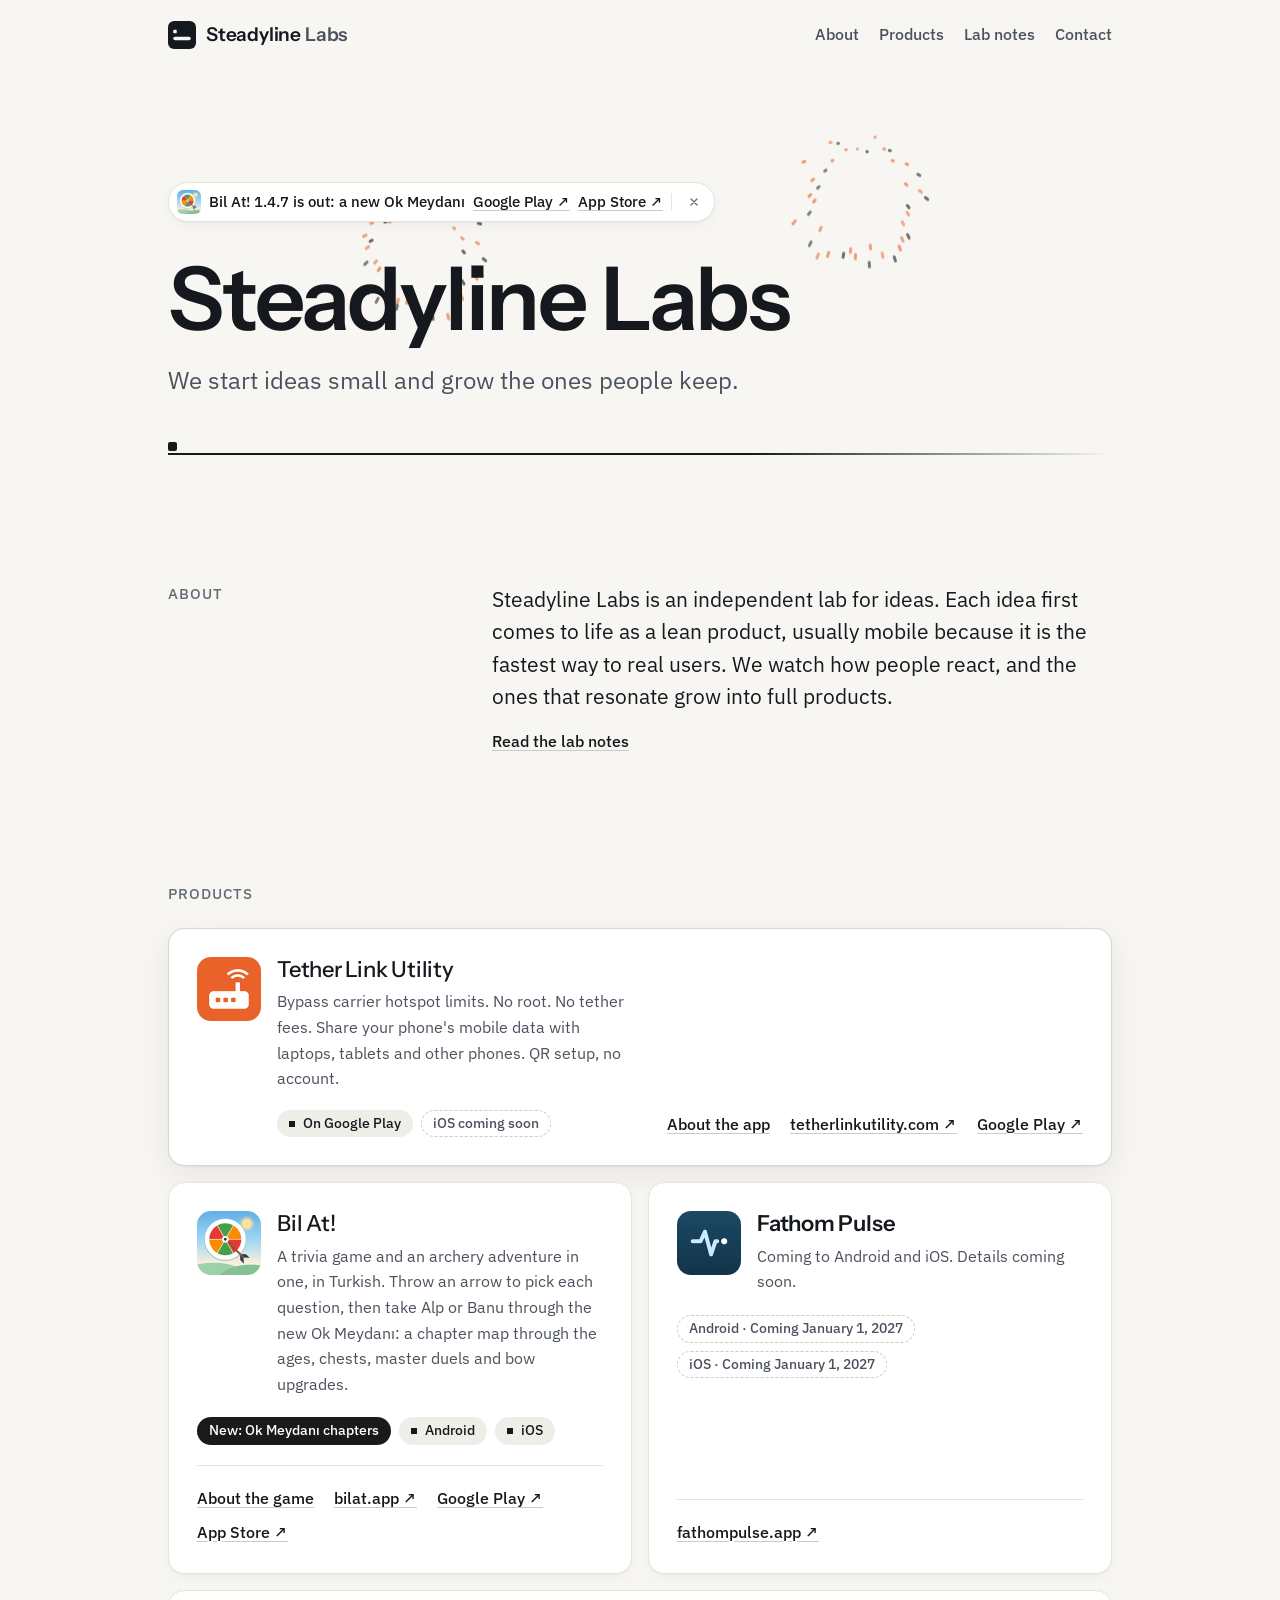
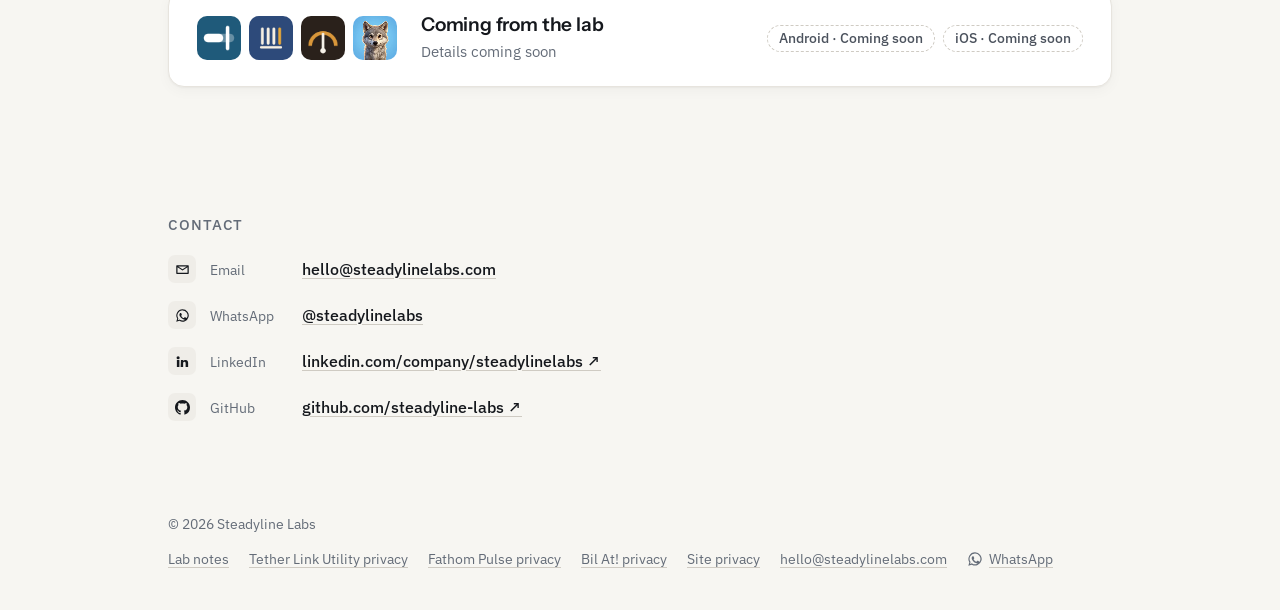
<file: index.html>
<!DOCTYPE html>
<html lang="en">
<head>
<meta charset="utf-8">
<meta name="viewport" content="width=device-width, initial-scale=1">
<title>Steadyline Labs: an independent lab for ideas</title>
<meta name="description" content="Steadyline Labs is an independent lab that turns ideas into lean products and grows the ones that resonate: Tether Link Utility, Fathom Pulse and Bil At!">
<link rel="canonical" href="https://steadylinelabs.com/">
<meta name="color-scheme" content="light dark">
<meta name="theme-color" content="#F7F6F2" media="(prefers-color-scheme: light)">
<meta name="theme-color" content="#100F0E" media="(prefers-color-scheme: dark)">
<link rel="icon" href="/favicon.ico" sizes="48x48">
<link rel="icon" href="/favicon.svg" type="image/svg+xml">
<link rel="apple-touch-icon" href="/apple-touch-icon.png">
<link rel="manifest" href="/site.webmanifest">
<meta property="og:type" content="website">
<meta property="og:site_name" content="Steadyline Labs">
<meta property="og:locale" content="en_US">
<meta property="og:url" content="https://steadylinelabs.com/">
<meta property="og:title" content="Steadyline Labs">
<meta property="og:description" content="We start ideas small and grow the ones people keep.">
<meta property="og:image" content="https://steadylinelabs.com/assets/og/steadyline-og-1200x630.png?v=2">
<meta property="og:image:width" content="1200"><meta property="og:image:height" content="630">
<meta property="og:image:alt" content="Steadyline Labs: We start ideas small and grow the ones people keep.">
<meta name="twitter:card" content="summary_large_image">
<meta name="twitter:title" content="Steadyline Labs">
<meta name="twitter:description" content="We start ideas small and grow the ones people keep.">
<meta name="twitter:image" content="https://steadylinelabs.com/assets/og/steadyline-og-1200x630.png?v=2">
<meta name="twitter:image:alt" content="Steadyline Labs: We start ideas small and grow the ones people keep.">
<script type="application/ld+json">
{
  "@context": "https://schema.org",
  "@graph": [
    {
      "@type": "WebSite",
      "@id": "https://steadylinelabs.com/#website",
      "url": "https://steadylinelabs.com/",
      "name": "Steadyline Labs",
      "alternateName": ["Steadyline", "SteadylineLabs"],
      "inLanguage": "en",
      "publisher": {"@id": "https://steadylinelabs.com/#organization"}
    },
    {
      "@type": "Organization",
      "@id": "https://steadylinelabs.com/#organization",
      "name": "Steadyline Labs",
      "alternateName": "Steadyline",
      "url": "https://steadylinelabs.com/",
      "description": "Steadyline Labs is an independent lab for ideas. Each idea first comes to life as a lean product, usually mobile, and the ones that resonate grow into full products.",
      "logo": {"@type": "ImageObject", "url": "https://steadylinelabs.com/assets/icons/icon-512.png", "width": 512, "height": 512},
      "image": "https://steadylinelabs.com/assets/og/steadyline-og-1200x630.png",
      "email": "hello@steadylinelabs.com",
      "sameAs": [
        "https://www.youtube.com/@steadylinelabs",
        "https://play.google.com/store/apps/developer?id=Steadyline+Labs",
        "https://www.linkedin.com/company/steadylinelabs/",
        "https://github.com/steadyline-labs",
        "https://x.com/steadylinelabs_"
      ]
    },
    {
      "@type": "MobileApplication",
      "@id": "https://tetherlinkutility.com/#app",
      "name": "Tether Link Utility",
      "url": "https://tetherlinkutility.com/",
      "description": "Bypass carrier hotspot limits. No root. No tether fees. Share your phone's mobile data with laptops, tablets and other phones. QR setup, no account.",
      "operatingSystem": "Android",
      "applicationCategory": "UtilitiesApplication",
      "image": "https://steadylinelabs.com/assets/apps/tether-link-utility.png",
      "installUrl": "https://play.google.com/store/apps/details?id=com.alparslan.tetherlinkutility",
      "sameAs": ["https://play.google.com/store/apps/details?id=com.alparslan.tetherlinkutility"],
      "offers": {"@type": "Offer", "price": "0", "priceCurrency": "USD"},
      "publisher": {"@id": "https://steadylinelabs.com/#organization"}
    },
    {
      "@type": ["VideoGame", "MobileApplication"],
      "@id": "https://bilat.app/#app",
      "name": "Bil At!",
      "alternateName": "BilAt",
      "url": "https://bilat.app/",
      "description": "A quick-fire trivia game in Turkish. Answer fast, aim true.",
      "inLanguage": "tr",
      "operatingSystem": ["Android", "iOS"],
      "applicationCategory": "GameApplication",
      "gamePlatform": ["Android", "iOS"],
      "image": "https://steadylinelabs.com/assets/apps/bilat.png",
      "installUrl": "https://play.google.com/store/apps/details?id=com.steadylinelabs.bilat",
      "sameAs": ["https://play.google.com/store/apps/details?id=com.steadylinelabs.bilat", "https://apps.apple.com/tr/app/bil-at-bilgi-yar%C4%B1%C5%9Fmas%C4%B1/id6821452285"],
      "offers": {"@type": "Offer", "price": "0", "priceCurrency": "USD"},
      "publisher": {"@id": "https://steadylinelabs.com/#organization"}
    }
  ]
}
</script>
<link rel="preconnect" href="https://fonts.googleapis.com">
<link rel="preconnect" href="https://fonts.gstatic.com" crossorigin>
<link rel="stylesheet" href="https://fonts.googleapis.com/css2?family=Instrument+Sans:wght@600&family=IBM+Plex+Sans:wght@400;500&display=swap">
<link rel="stylesheet" href="/assets/css/site.css?v=20261113a">
<script src="/assets/js/launch.js?v=20261022b" defer></script>
</head>
<body>

<header class="site-header">
  <div class="wrap">
    <a class="logo" href="/" aria-label="Steadyline Labs home">
      <svg viewBox="0 0 64 64" aria-hidden="true"><rect class="tile" width="64" height="64" rx="14"/><rect class="glyph" x="12" y="20" width="8" height="8" rx="2"/><rect class="glyph" x="12" y="36" width="40" height="8" rx="4"/></svg>
      <span>Steadyline <span class="labs">Labs</span></span>
    </a>
    <nav class="site-nav" aria-label="Main">
      <a href="#about">About</a>
      <a href="#products">Products</a>
      <a href="/notes/">Lab notes</a>
      <a href="#contact">Contact</a>
    </nav>
  </div>
</header>

<main>
  <section class="hero">
    <div class="wrap">
      <!-- Launch island: edit only this config for the next launch (new id shows it again). One entry in "items" per piece of news. -->
      <script type="application/json" id="launch-config">
        {"id": "news-2026-11-bilat-147-ios", "until": "2026-12-13",
         "items": [
          {"icon": "/assets/apps/bilat.png", "text": "Bil At! 1.4.7 is out: a new Ok Meydanı", "note": "A chapter map through the ages, chests, master duels and bow upgrades. Plus Alp and Banu.", "more": {"label": "Read the lab note", "href": "/notes/#bil-at-1-4-7"}, "linkLabel": "Google Play ↗", "href": "https://play.google.com/store/apps/details?id=com.steadylinelabs.bilat", "alt": {"label": "App Store ↗", "href": "https://apps.apple.com/tr/app/bil-at-bilgi-yar%C4%B1%C5%9Fmas%C4%B1/id6821452285"}}
         ],
         "colors": ["#15171A", "#4FB0E3", "#BFE2F4", "#E8622A"]}
      </script>
      <div class="launch-island" id="launch-island" role="region" aria-label="News" hidden></div>
      <script>(function(){var el=document.getElementById('launch-island'),c;try{c=JSON.parse(document.getElementById('launch-config').textContent);}catch(e){return;}var d=null;try{d=localStorage.getItem('slab-launch-dismissed');}catch(e){}if(d===c.id||Date.now()>Date.parse(c.until+'T23:59:59'))return;function n(t,cl,tx){var e=document.createElement(t);if(cl)e.className=cl;if(tx)e.textContent=tx;return e;}var it=c.items||[c],l=n('ul','launch-list');it.forEach(function(x){var li=n('li','launch-item'),i=n('img','launch-icon');i.src=x.icon;i.alt='';i.width=24;i.height=24;var w=n('span','launch-copy');w.append(n('span','launch-text',x.text));if(x.note)w.append(n('span','launch-note',x.note));var k=n('span','launch-links'),a=n('a','launch-link',x.linkLabel);a.href=x.href;a.rel='noopener';k.append(a);if(x.alt){var a2=n('a','launch-link',x.alt.label);a2.href=x.alt.href;a2.rel='noopener';k.append(a2);}if(x.more){var m=n('a','launch-more',x.more.label);m.href=x.more.href;k.append(m);}w.append(k);li.append(i,w);l.append(li);});if(it.length>1)el.classList.add('is-multi');var b=n('button','launch-close');b.type='button';b.setAttribute('aria-label','Dismiss news');b.innerHTML='<svg viewBox="0 0 16 16" aria-hidden="true"><path d="M4 4l8 8M12 4l-8 8"/></svg>';el.append(l,n('span','launch-sep'),b);el.hidden=false;})();</script>
      <h1>Steadyline Labs</h1>
      <p class="tagline">We start ideas small and grow the ones people keep.</p>
      <div class="line-motif" aria-hidden="true"><div class="point"></div><div class="line"></div></div>
    </div>
  </section>

  <section class="section" id="about">
    <div class="wrap row">
      <h2 class="section-label">About</h2>
      <div class="row-body">
        <p class="about-text">Steadyline Labs is an independent lab for ideas. Each idea first comes to life as a lean product, usually mobile because it is the fastest way to real users. We watch how people react, and the ones that resonate grow into full products.</p>
        <p class="about-more"><a href="/notes/">Read the lab notes</a></p>
      </div>
    </div>
  </section>

  <section class="section" id="products">
    <div class="wrap">
      <h2 class="section-label">Products</h2>
      <div class="app-grid">

        <!-- App: Tether Link Utility (copy block) -->
        <article class="app-card app-card--wide has-hero">
          <div class="app-hero-wrap" aria-hidden="true" style="--hero-bg: linear-gradient(90deg, #EB6931, #E15C27)"><div><img class="app-hero" src="/assets/heroes/tether-link-utility.webp" alt="" width="800" height="391" loading="lazy" decoding="async"></div></div>
          <div class="app-head">
            <img src="/assets/apps/tether-link-utility.png" alt="" width="64" height="64">
            <div>
              <h3><a href="/tether-link-utility/">Tether Link Utility</a></h3>
              <p>Bypass carrier hotspot limits. No root. No tether fees. Share your phone's mobile data with laptops, tablets and other phones. QR setup, no account.</p>
              <ul class="badges">
                <li class="badge available">On Google Play</li>
                <li class="badge soon">iOS coming soon</li>
              </ul>
            </div>
          </div>
          <div class="app-links">
            <a href="/tether-link-utility/">About the app</a>
            <a href="https://tetherlinkutility.com" rel="noopener">tetherlinkutility.com ↗</a>
            <a href="https://play.google.com/store/apps/details?id=com.alparslan.tetherlinkutility" rel="noopener">Google Play ↗</a>
          </div>
        </article>
        <!-- /App: Tether Link Utility -->

        <!-- App: BilAt (copy block) -->
        <article class="app-card has-hero">
          <div class="app-hero-wrap" aria-hidden="true"><div><img class="app-hero" src="/assets/heroes/bilat-147-card.webp" alt="" width="800" height="391" loading="lazy" decoding="async"></div></div>
          <div class="app-head">
            <img src="/assets/apps/bilat.png" alt="" width="64" height="64">
            <div>
              <h3><a href="/bil-at/">Bil At!</a></h3>
              <p>A trivia game and an archery adventure in one, in Turkish. Throw an arrow to pick each question, then take Alp or Banu through the new Ok Meydanı: a chapter map through the ages, chests, master duels and bow upgrades.</p>
            </div>
          </div>
          <ul class="badges">
            <li class="badge new">New: Ok Meydanı chapters</li>
            <li class="badge available">Android</li>
            <li class="badge available">iOS</li>
          </ul>
          <div class="app-links">
            <a href="/bil-at/">About the game</a>
            <a href="https://bilat.app" rel="noopener">bilat.app ↗</a>
            <a href="https://play.google.com/store/apps/details?id=com.steadylinelabs.bilat" rel="noopener">Google Play ↗</a>
            <a href="https://apps.apple.com/tr/app/bil-at-bilgi-yar%C4%B1%C5%9Fmas%C4%B1/id6821452285" rel="noopener">App Store ↗</a>
          </div>
        </article>
        <!-- /App: BilAt -->

        <!-- App: Fathom Pulse (copy block) -->
        <article class="app-card">
          <div class="app-head">
            <img src="/assets/apps/fathom-pulse.png" alt="" width="64" height="64">
            <div>
              <h3>Fathom Pulse</h3>
              <p>Coming to Android and iOS. Details coming soon.</p>
            </div>
          </div>
          <ul class="badges">
            <li class="badge soon">Android · Coming January 1, 2027</li>
            <li class="badge soon">iOS · Coming January 1, 2027</li>
          </ul>
          <div class="app-links">
            <a href="https://fathompulse.app" rel="noopener">fathompulse.app ↗</a>
          </div>
        </article>
        <!-- /App: Fathom Pulse -->

        <article class="app-card lab-row">
          <div class="lab-icons">
            <img src="/assets/apps/dev-1.png" alt="App in development" width="44" height="44" loading="lazy">
            <img src="/assets/apps/dev-2.png" alt="App in development" width="44" height="44" loading="lazy">
            <img src="/assets/apps/dev-3.png" alt="App in development" width="44" height="44" loading="lazy">
            <video id="dev-4-anim" width="44" height="44" autoplay muted loop playsinline preload="metadata" poster="/assets/apps/dev-4.png?v=20261023a" role="img" aria-label="App in development">
              <source src="/assets/apps/dev-4.mp4?v=20261023a" type="video/mp4">
              <source src="/assets/apps/dev-4.webm?v=20261023a" type="video/webm">
            </video>
            <script>(function(){var v=document.getElementById('dev-4-anim'),m=window.matchMedia&&matchMedia('(prefers-reduced-motion: reduce)');function still(){v.removeAttribute('autoplay');v.pause();while(v.firstElementChild)v.removeChild(v.firstElementChild);v.load();}if(m&&m.matches)still();else if(m&&m.addEventListener)m.addEventListener('change',function(e){if(e.matches)still();});})();</script>
          </div>
          <div class="lab-text">
            <h3>Coming from the lab</h3>
            <p>Details coming soon</p>
          </div>
          <ul class="badges">
            <li class="badge soon">Android · Coming soon</li>
            <li class="badge soon">iOS · Coming soon</li>
          </ul>
        </article>

      </div>
    </div>
  </section>

  <section class="section" id="contact">
    <div class="wrap">
      <h2 class="section-label">Contact</h2>
        <ul class="contact-list">
          <li><span class="contact-icon contact-mark"><svg viewBox="0 0 24 24" aria-hidden="true"><path d="M3 5h18a1 1 0 0 1 1 1v12a1 1 0 0 1-1 1H3a1 1 0 0 1-1-1V6a1 1 0 0 1 1-1zm1 3.2V17h16V8.2l-8 5.3-8-5.3zM5.2 7 12 11.5 18.8 7H5.2z"/></svg></span><span class="contact-text"><span class="contact-label">Email</span><a href="mailto:hello@steadylinelabs.com">hello@steadylinelabs.com</a></span></li>
          <li><span class="contact-icon contact-mark"><svg viewBox="0 0 24 24" aria-hidden="true"><path d="M12.04 2a9.9 9.9 0 0 0-8.5 14.95L2 22l5.2-1.5A9.9 9.9 0 1 0 12.04 2zm0 1.8a8.1 8.1 0 1 1-4.3 14.96l-.3-.2-3 .87.9-2.9-.2-.3A8.1 8.1 0 0 1 12.04 3.8zm-3.3 4.1c-.2 0-.5.1-.7.4-.3.3-1 1-1 2.4s1 2.8 1.2 3c.1.2 2 3.2 4.9 4.4 2.4 1 2.9.8 3.4.7.5 0 1.7-.7 1.9-1.4.2-.7.2-1.3.2-1.4-.1-.1-.3-.2-.6-.4-.3-.1-1.7-.8-2-.9-.3-.1-.5-.1-.7.1-.2.3-.8.9-.9 1.1-.2.2-.3.2-.6.1-.3-.1-1.2-.4-2.3-1.400-.8-.8-1.400-1.7-1.500-2-.2-.3 0-.4.1-.6l.4-.5c.1-.1.2-.3.3-.5.1-.2 0-.4 0-.5l-.9-2.200c-.2-.5-.5-.5-.7-.5z"/></svg></span><span class="contact-text"><span class="contact-label">WhatsApp</span><a href="https://wa.me/905512507661?text=Hi%20Steadyline" target="_blank" rel="noopener">@steadylinelabs</a></span></li>
          <li><span class="contact-icon contact-mark"><svg viewBox="0 0 24 24" aria-hidden="true"><path d="M4.98 3.5a2.5 2.5 0 1 1 0 5 2.5 2.5 0 0 1 0-5zM3 9.75h4v11H3zM9.5 9.75h3.8v1.5h.06c.53-1 1.83-1.8 3.44-1.8 3.68 0 4.2 2.2 4.2 5.06v6.24h-4v-5.53c0-1.32-.03-3.02-1.84-3.02-1.85 0-2.13 1.44-2.13 2.92v5.63h-4z"/></svg></span><span class="contact-text"><span class="contact-label">LinkedIn</span><a href="https://www.linkedin.com/company/steadylinelabs/" rel="noopener">linkedin.com/company/steadylinelabs&nbsp;↗</a></span></li>
          <li><span class="contact-icon contact-mark"><svg viewBox="0 0 16 16" aria-hidden="true"><path d="M8 0C3.58 0 0 3.58 0 8c0 3.54 2.29 6.53 5.47 7.59.4.07.55-.17.55-.38 0-.19-.01-.82-.01-1.49-2.01.37-2.53-.49-2.69-.94-.09-.23-.48-.94-.82-1.13-.28-.15-.68-.52-.01-.53.63-.01 1.08.58 1.23.82.72 1.21 1.87.87 2.33.66.07-.52.28-.87.51-1.07-1.78-.2-3.64-.89-3.64-3.95 0-.87.31-1.59.82-2.15-.08-.2-.36-1.02.08-2.12 0 0 .67-.21 2.2.82.64-.18 1.32-.27 2-.27.68 0 1.36.09 2 .27 1.53-1.04 2.2-.82 2.2-.82.44 1.1.16 1.92.08 2.12.51.56.82 1.27.82 2.15 0 3.07-1.87 3.75-3.65 3.95.29.25.54.73.54 1.48 0 1.07-.01 1.93-.01 2.2 0 .21.15.46.55.38A8.01 8.01 0 0 0 16 8c0-4.42-3.58-8-8-8z"/></svg></span><span class="contact-text"><span class="contact-label">GitHub</span><a href="https://github.com/steadyline-labs" rel="noopener me">github.com/steadyline-labs&nbsp;↗</a></span></li>
        </ul>
    </div>
  </section>
</main>

<footer class="site-footer">
  <div class="wrap">
    <span>© 2026 Steadyline Labs</span>
    <nav aria-label="Site">
      <a href="/notes/">Lab notes</a>
      <a href="https://tetherlinkutility.com/privacy.html" rel="noopener">Tether Link Utility privacy</a>
      <a href="https://fathompulse.app/privacy.html" rel="noopener">Fathom Pulse privacy</a>
      <a href="https://bilat.app/gizlilik/" rel="noopener">Bil At! privacy</a>
      <a href="/privacy/">Site privacy</a>
      <a href="mailto:hello@steadylinelabs.com">hello@steadylinelabs.com</a>
      <a href="https://wa.me/905512507661?text=Hi%20Steadyline" target="_blank" rel="noopener"><svg class="wa-icon" width="16" height="16" viewBox="0 0 24 24" fill="currentColor" aria-hidden="true" focusable="false" style="vertical-align:-3px;margin-right:5px;flex-shrink:0"><path d="M12.04 2a9.9 9.9 0 0 0-8.5 14.95L2 22l5.2-1.5A9.9 9.9 0 1 0 12.04 2zm0 1.8a8.1 8.1 0 1 1-4.3 14.96l-.3-.2-3 .87.9-2.9-.2-.3A8.1 8.1 0 0 1 12.04 3.8zm-3.3 4.1c-.2 0-.5.1-.7.4-.3.3-1 1-1 2.4s1 2.8 1.2 3c.1.2 2 3.2 4.9 4.4 2.4 1 2.9.8 3.4.7.5 0 1.7-.7 1.9-1.4.2-.7.2-1.3.2-1.4-.1-.1-.3-.2-.6-.4-.3-.1-1.7-.8-2-.9-.3-.1-.5-.1-.7.1-.2.3-.8.9-.9 1.1-.2.2-.3.2-.6.1-.3-.1-1.2-.4-2.3-1.400-.8-.8-1.400-1.7-1.500-2-.2-.3 0-.4.1-.6l.4-.5c.1-.1.2-.3.3-.5.1-.2 0-.4 0-.5l-.9-2.200c-.2-.5-.5-.5-.7-.5z"/></svg>WhatsApp</a>
    </nav>
  </div>
</footer>

</body>
</html>
</file>
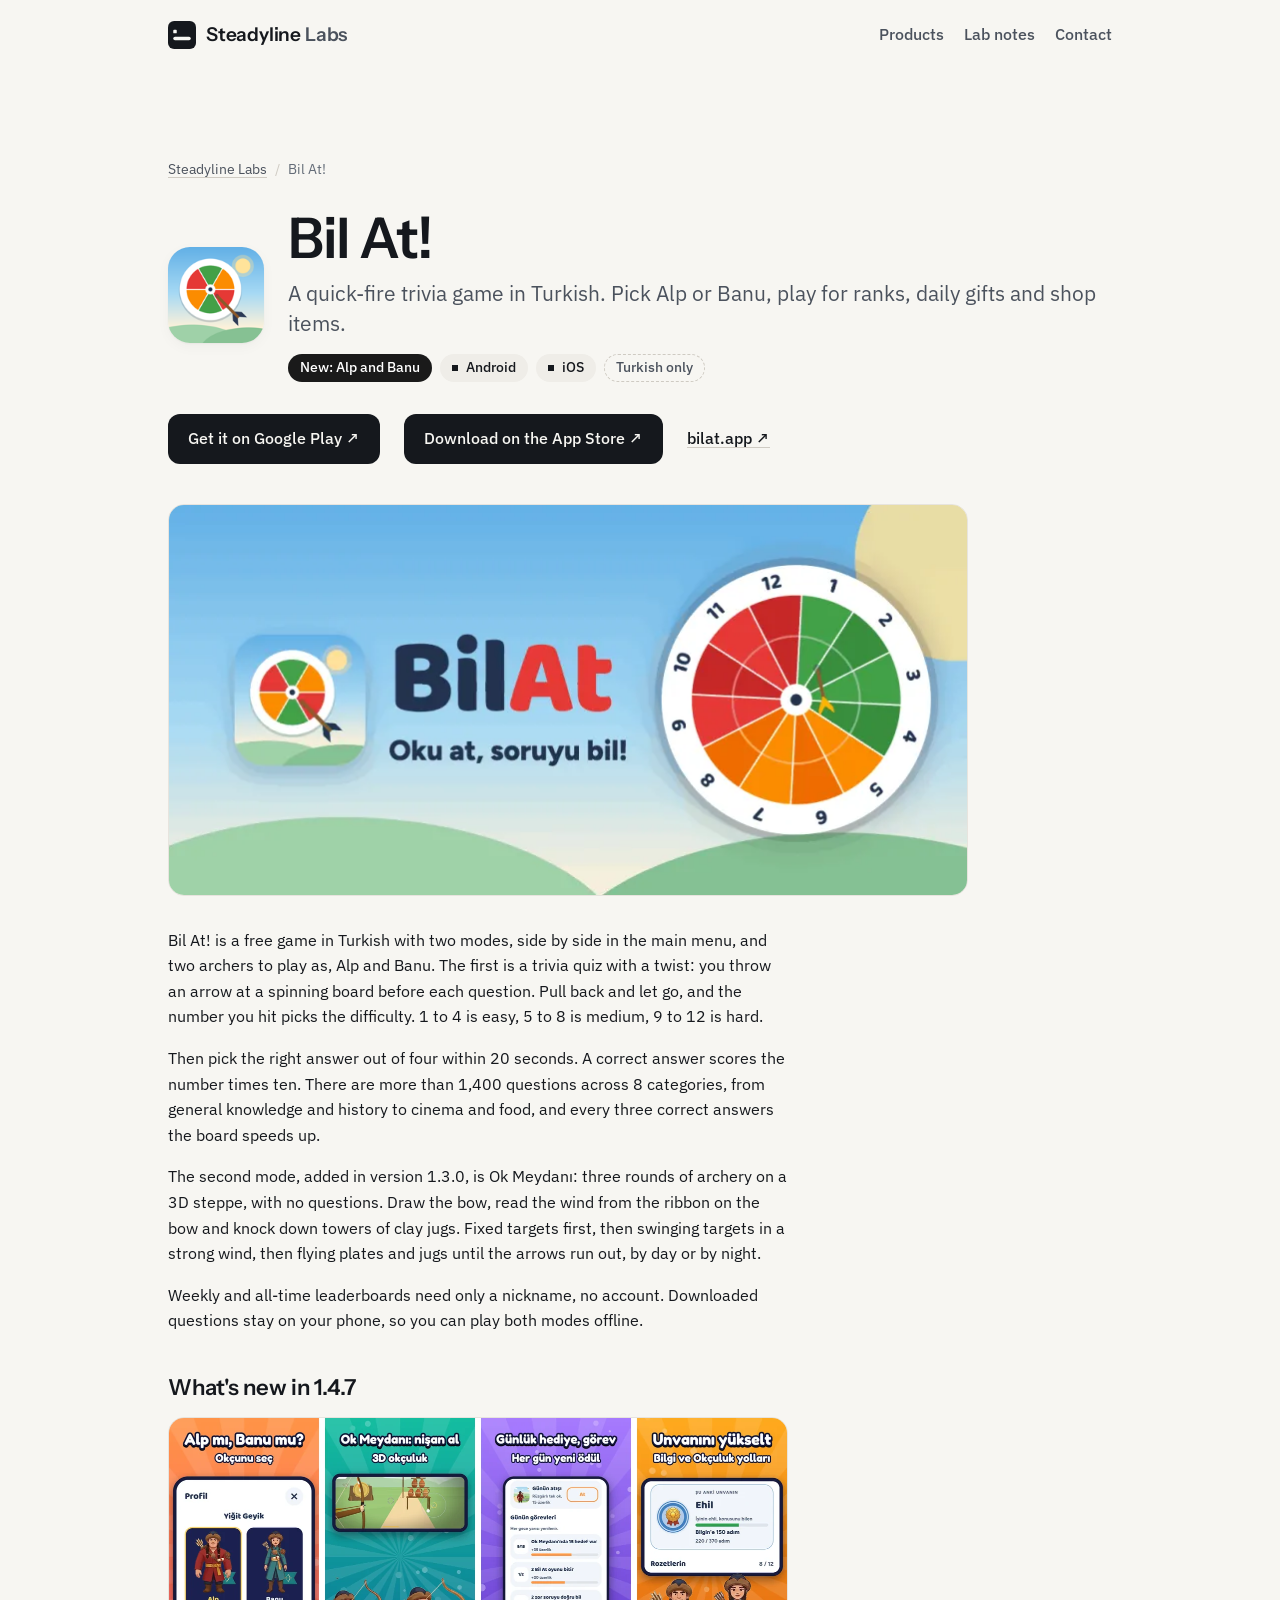
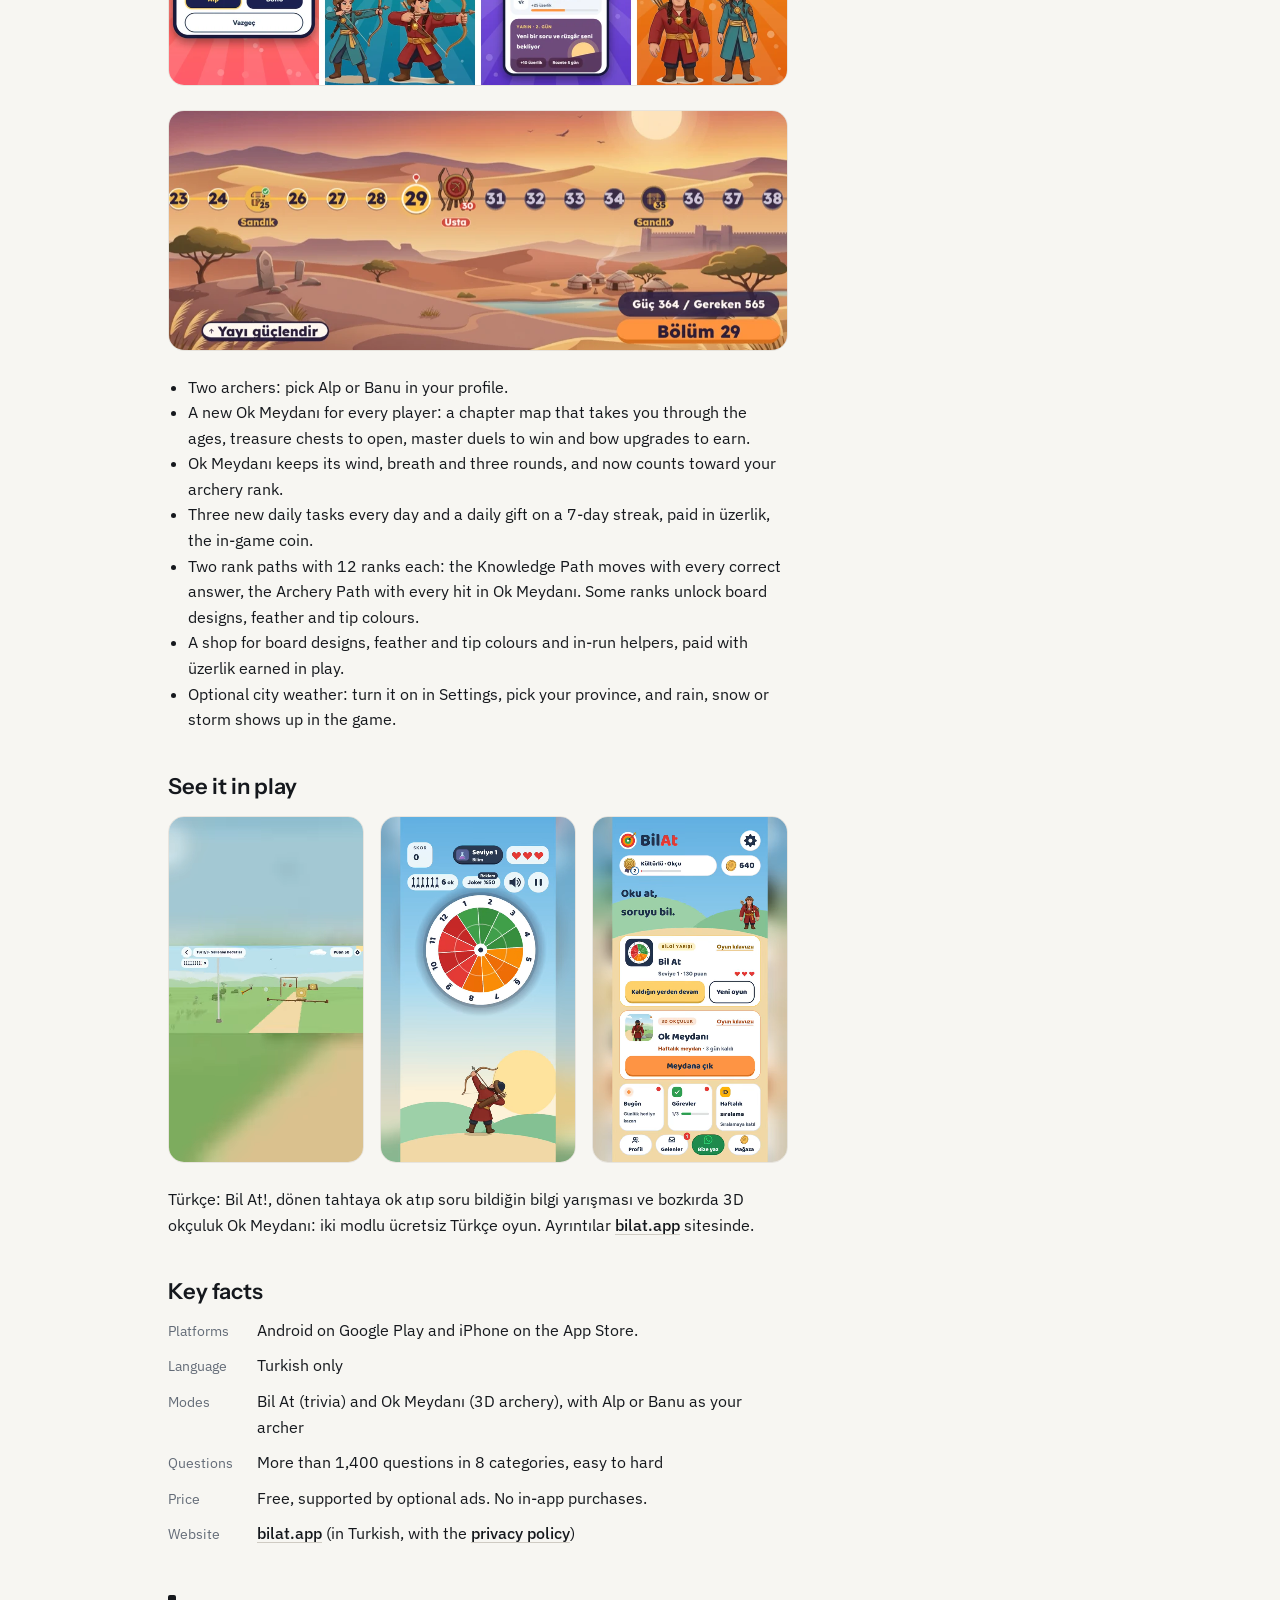
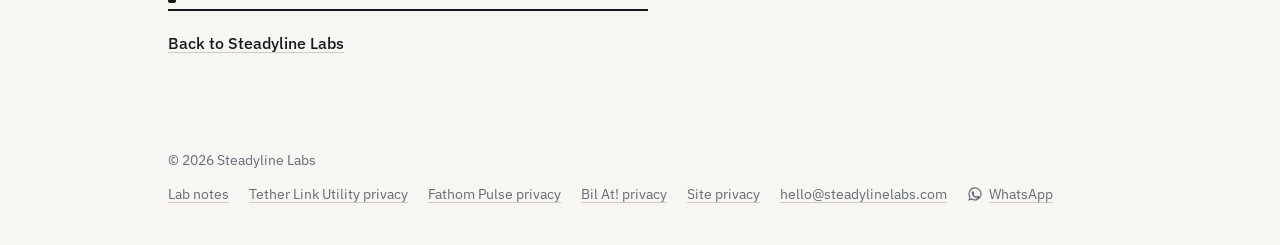
<file: bil-at/index.html>
<!DOCTYPE html>
<html lang="en">
<head>
<meta charset="utf-8">
<meta name="viewport" content="width=device-width, initial-scale=1">
<title>Bil At!: trivia and 3D archery in Turkish · Steadyline Labs</title>
<meta name="description" content="Bil At! is a free game in Turkish: pick Alp or Banu, throw an arrow at a spinning board to choose each trivia question, or play the new Ok Meydanı: a chapter map through the ages with chests and master duels. Daily tasks and gifts, ranks, a shop and optional city weather. More than 1,400 questions. Made by Steadyline Labs.">
<link rel="canonical" href="https://steadylinelabs.com/bil-at/">
<meta name="color-scheme" content="light dark">
<meta name="theme-color" content="#F7F6F2" media="(prefers-color-scheme: light)">
<meta name="theme-color" content="#100F0E" media="(prefers-color-scheme: dark)">
<link rel="icon" href="/favicon.ico" sizes="48x48">
<link rel="icon" href="/favicon.svg" type="image/svg+xml">
<link rel="apple-touch-icon" href="/apple-touch-icon.png">
<link rel="manifest" href="/site.webmanifest">
<meta property="og:type" content="website">
<meta property="og:site_name" content="Steadyline Labs">
<meta property="og:locale" content="en_US">
<meta property="og:url" content="https://steadylinelabs.com/bil-at/">
<meta property="og:title" content="Bil At! · Steadyline Labs">
<meta property="og:description" content="A quick-fire trivia game in Turkish. Pick Alp or Banu, play for ranks, daily gifts and shop items.">
<meta property="og:image" content="https://steadylinelabs.com/assets/og/steadyline-og-1200x630.png?v=2">
<meta property="og:image:width" content="1200"><meta property="og:image:height" content="630">
<meta property="og:image:alt" content="Steadyline Labs: We start ideas small and grow the ones people keep.">
<meta name="twitter:card" content="summary_large_image">
<meta name="twitter:title" content="Bil At! · Steadyline Labs">
<meta name="twitter:description" content="A quick-fire trivia game in Turkish. Pick Alp or Banu, play for ranks, daily gifts and shop items.">
<meta name="twitter:image" content="https://steadylinelabs.com/assets/og/steadyline-og-1200x630.png?v=2">
<meta name="twitter:image:alt" content="Steadyline Labs: We start ideas small and grow the ones people keep.">
<script type="application/ld+json">
{
  "@context": "https://schema.org",
  "@graph": [
    {
      "@type": "WebPage",
      "@id": "https://steadylinelabs.com/bil-at/#webpage",
      "url": "https://steadylinelabs.com/bil-at/",
      "name": "Bil At!: trivia and 3D archery in Turkish · Steadyline Labs",
      "inLanguage": "en",
      "isPartOf": {"@id": "https://steadylinelabs.com/#website"},
      "about": {"@id": "https://bilat.app/#app"},
      "publisher": {"@id": "https://steadylinelabs.com/#organization"},
      "breadcrumb": {"@id": "https://steadylinelabs.com/bil-at/#breadcrumb"}
    },
    {
      "@type": ["VideoGame", "MobileApplication"],
      "@id": "https://bilat.app/#app",
      "name": "Bil At!",
      "alternateName": "BilAt",
      "url": "https://bilat.app/",
      "description": "A quick-fire trivia game in Turkish. Pick Alp or Banu, play for ranks, daily gifts and shop items.",
      "inLanguage": "tr",
      "operatingSystem": ["Android", "iOS"],
      "applicationCategory": "GameApplication",
      "gamePlatform": ["Android", "iOS"],
      "playMode": "SinglePlayer",
      "image": "https://steadylinelabs.com/assets/apps/bilat.png",
      "installUrl": "https://play.google.com/store/apps/details?id=com.steadylinelabs.bilat",
      "sameAs": ["https://play.google.com/store/apps/details?id=com.steadylinelabs.bilat", "https://apps.apple.com/tr/app/bil-at-bilgi-yar%C4%B1%C5%9Fmas%C4%B1/id6821452285"],
      "offers": {"@type": "Offer", "price": "0", "priceCurrency": "USD"},
      "author": {"@id": "https://steadylinelabs.com/#organization"},
      "publisher": {"@id": "https://steadylinelabs.com/#organization"}
    },
    {
      "@type": "Organization",
      "@id": "https://steadylinelabs.com/#organization",
      "name": "Steadyline Labs",
      "url": "https://steadylinelabs.com/"
    },
    {
      "@type": "BreadcrumbList",
      "@id": "https://steadylinelabs.com/bil-at/#breadcrumb",
      "itemListElement": [
        {"@type": "ListItem", "position": 1, "name": "Steadyline Labs", "item": "https://steadylinelabs.com/"},
        {"@type": "ListItem", "position": 2, "name": "Bil At!", "item": "https://steadylinelabs.com/bil-at/"}
      ]
    }
  ]
}
</script>
<link rel="preconnect" href="https://fonts.googleapis.com">
<link rel="preconnect" href="https://fonts.gstatic.com" crossorigin>
<link rel="stylesheet" href="https://fonts.googleapis.com/css2?family=Instrument+Sans:wght@600&family=IBM+Plex+Sans:wght@400;500&display=swap">
<link rel="stylesheet" href="/assets/css/site.css?v=20261113a">
</head>
<body>

<header class="site-header">
  <div class="wrap">
    <a class="logo" href="/" aria-label="Steadyline Labs home">
      <svg viewBox="0 0 64 64" aria-hidden="true"><rect class="tile" width="64" height="64" rx="14"/><rect class="glyph" x="12" y="20" width="8" height="8" rx="2"/><rect class="glyph" x="12" y="36" width="40" height="8" rx="4"/></svg>
      <span>Steadyline <span class="labs">Labs</span></span>
    </a>
    <nav class="site-nav" aria-label="Main">
      <a href="/#products">Products</a>
      <a href="/notes/">Lab notes</a>
      <a href="/#contact">Contact</a>
    </nav>
  </div>
</header>

<main class="page">
  <div class="wrap">
    <ol class="crumbs" aria-label="Breadcrumb">
      <li><a href="/">Steadyline Labs</a></li>
      <li aria-current="page">Bil At!</li>
    </ol>

    <div class="app-intro">
      <img src="/assets/apps/bilat.png" alt="Bil At! app icon" width="96" height="96">
      <div>
        <h1>Bil At!</h1>
        <p class="lede">A quick-fire trivia game in Turkish. Pick Alp or Banu, play for ranks, daily gifts and shop items.</p>
        <ul class="badges">
          <li class="badge new">New: Alp and Banu</li>
          <li class="badge available">Android</li>
          <li class="badge available">iOS</li>
          <li class="badge soon">Turkish only</li>
        </ul>
      </div>
    </div>

    <div class="cta-row">
      <a class="btn-primary" href="https://play.google.com/store/apps/details?id=com.steadylinelabs.bilat" rel="noopener">Get it on Google Play ↗</a>
      <a class="btn-primary" href="https://apps.apple.com/tr/app/bil-at-bilgi-yar%C4%B1%C5%9Fmas%C4%B1/id6821452285" rel="noopener">Download on the App Store ↗</a>
      <a href="https://bilat.app/" rel="noopener" hreflang="tr">bilat.app ↗</a>
    </div>

    <figure class="app-shot">
      <img src="/assets/heroes/bilat.webp" alt="Bil At! trivia mode: aim at the spinning board, then answer the question" width="800" height="391" decoding="async">
    </figure>

    <div class="prose">
      <p>Bil At! is a free game in Turkish with two modes, side by side in the main menu, and two archers to play as, Alp and Banu. The first is a trivia quiz with a twist: you throw an arrow at a spinning board before each question. Pull back and let go, and the number you hit picks the difficulty. 1 to 4 is easy, 5 to 8 is medium, 9 to 12 is hard.</p>
      <p>Then pick the right answer out of four within 20 seconds. A correct answer scores the number times ten. There are more than 1,400 questions across 8 categories, from general knowledge and history to cinema and food, and every three correct answers the board speeds up.</p>
      <p>The second mode, added in version 1.3.0, is Ok Meydanı: three rounds of archery on a 3D steppe, with no questions. Draw the bow, read the wind from the ribbon on the bow and knock down towers of clay jugs. Fixed targets first, then swinging targets in a strong wind, then flying plates and jugs until the arrows run out, by day or by night.</p>
      <p>Weekly and all-time leaderboards need only a nickname, no account. Downloaded questions stay on your phone, so you can play both modes offline.</p>

      <h2>What's new in 1.4.7</h2>
      <figure class="app-shot is-strip">
        <img src="/assets/heroes/bilat-whats-new.webp" alt="Bil At! 1.4.7 in four screens: choosing Alp or Banu, Ok Meydanı, daily gifts and tasks, ranks" width="1236" height="533" loading="lazy" decoding="async">
      </figure>
      <figure class="app-shot is-strip">
        <img src="/assets/heroes/bilat-ok-meydani-map.webp" alt="The new Ok Meydanı chapter map: an age of short bows, chests along the road and a master duel at chapter 30" width="1000" height="386" loading="lazy" decoding="async">
      </figure>
      <ul>
        <li>Two archers: pick Alp or Banu in your profile.</li>
        <li>A new Ok Meydanı for every player: a chapter map that takes you through the ages, treasure chests to open, master duels to win and bow upgrades to earn.</li>
        <li>Ok Meydanı keeps its wind, breath and three rounds, and now counts toward your archery rank.</li>
        <li>Three new daily tasks every day and a daily gift on a 7-day streak, paid in üzerlik, the in-game coin.</li>
        <li>Two rank paths with 12 ranks each: the Knowledge Path moves with every correct answer, the Archery Path with every hit in Ok Meydanı. Some ranks unlock board designs, feather and tip colours.</li>
        <li>A shop for board designs, feather and tip colours and in-run helpers, paid with üzerlik earned in play.</li>
        <li>Optional city weather: turn it on in Settings, pick your province, and rain, snow or storm shows up in the game.</li>
      </ul>
      <h2>See it in play</h2>
      <div class="clips">
        <figure class="clip"><video width="540" height="960" autoplay muted loop playsinline preload="metadata" poster="/assets/bilat-147/ok-meydani-hit-poster.webp" aria-label="Ok Meydanı: an arrow hits the target and scores"><source src="/assets/bilat-147/ok-meydani-hit.webm" type="video/webm"><source src="/assets/bilat-147/ok-meydani-hit.mp4" type="video/mp4"></video></figure>
        <figure class="clip"><video width="540" height="960" autoplay muted loop playsinline preload="metadata" poster="/assets/bilat-147/question-correct-score-poster.webp" aria-label="A correct answer scores points"><source src="/assets/bilat-147/question-correct-score.webm" type="video/webm"><source src="/assets/bilat-147/question-correct-score.mp4" type="video/mp4"></video></figure>
        <figure class="clip"><video width="540" height="960" autoplay muted loop playsinline preload="metadata" poster="/assets/bilat-147/alp-banu-profile-start-poster.webp" aria-label="Choosing Alp or Banu in Profile and starting a game"><source src="/assets/bilat-147/alp-banu-profile-start.webm" type="video/webm"><source src="/assets/bilat-147/alp-banu-profile-start.mp4" type="video/mp4"></video></figure>
      </div>
      <p lang="tr">Türkçe: Bil At!, dönen tahtaya ok atıp soru bildiğin bilgi yarışması ve bozkırda 3D okçuluk Ok Meydanı: iki modlu ücretsiz Türkçe oyun. Ayrıntılar <a href="https://bilat.app/" rel="noopener">bilat.app</a> sitesinde.</p>

      <h2>Key facts</h2>
      <dl class="facts">
        <dt>Platforms</dt><dd>Android on Google Play and iPhone on the App Store.</dd>
        <dt>Language</dt><dd>Turkish only</dd>
        <dt>Modes</dt><dd>Bil At (trivia) and Ok Meydanı (3D archery), with Alp or Banu as your archer</dd>
        <dt>Questions</dt><dd>More than 1,400 questions in 8 categories, easy to hard</dd>
        <dt>Price</dt><dd>Free, supported by optional ads. No in-app purchases.</dd>
        <dt>Website</dt><dd><a href="https://bilat.app/" rel="noopener" hreflang="tr">bilat.app</a> (in Turkish, with the <a href="https://bilat.app/gizlilik/" rel="noopener" hreflang="tr">privacy policy</a>)</dd>
      </dl>
    </div>

    <div class="back-block">
      <div class="line-motif" aria-hidden="true"><div class="point"></div><div class="line"></div></div>
      <a href="/">Back to Steadyline Labs</a>
    </div>
  </div>
</main>

<footer class="site-footer">
  <div class="wrap">
    <span>© 2026 Steadyline Labs</span>
    <nav aria-label="Site">
      <a href="/notes/">Lab notes</a>
      <a href="https://tetherlinkutility.com/privacy.html" rel="noopener">Tether Link Utility privacy</a>
      <a href="https://fathompulse.app/privacy.html" rel="noopener">Fathom Pulse privacy</a>
      <a href="https://bilat.app/gizlilik/" rel="noopener">Bil At! privacy</a>
      <a href="/privacy/">Site privacy</a>
      <a href="mailto:hello@steadylinelabs.com">hello@steadylinelabs.com</a>
      <a href="https://wa.me/905512507661?text=Hi%20Steadyline" target="_blank" rel="noopener"><svg class="wa-icon" width="16" height="16" viewBox="0 0 24 24" fill="currentColor" aria-hidden="true" focusable="false" style="vertical-align:-3px;margin-right:5px;flex-shrink:0"><path d="M12.04 2a9.9 9.9 0 0 0-8.5 14.95L2 22l5.2-1.5A9.9 9.9 0 1 0 12.04 2zm0 1.8a8.1 8.1 0 1 1-4.3 14.96l-.3-.2-3 .87.9-2.9-.2-.3A8.1 8.1 0 0 1 12.04 3.8zm-3.3 4.1c-.2 0-.5.1-.7.4-.3.3-1 1-1 2.4s1 2.8 1.2 3c.1.2 2 3.2 4.9 4.4 2.4 1 2.9.8 3.4.7.5 0 1.7-.7 1.9-1.4.2-.7.2-1.3.2-1.4-.1-.1-.3-.2-.6-.4-.3-.1-1.7-.8-2-.9-.3-.1-.5-.1-.7.1-.2.3-.8.9-.9 1.1-.2.2-.3.2-.6.1-.3-.1-1.2-.4-2.3-1.400-.8-.8-1.400-1.7-1.500-2-.2-.3 0-.4.1-.6l.4-.5c.1-.1.2-.3.3-.5.1-.2 0-.4 0-.5l-.9-2.200c-.2-.5-.5-.5-.7-.5z"/></svg>WhatsApp</a>
    </nav>
  </div>
</footer>

</body>
</html>
</file>
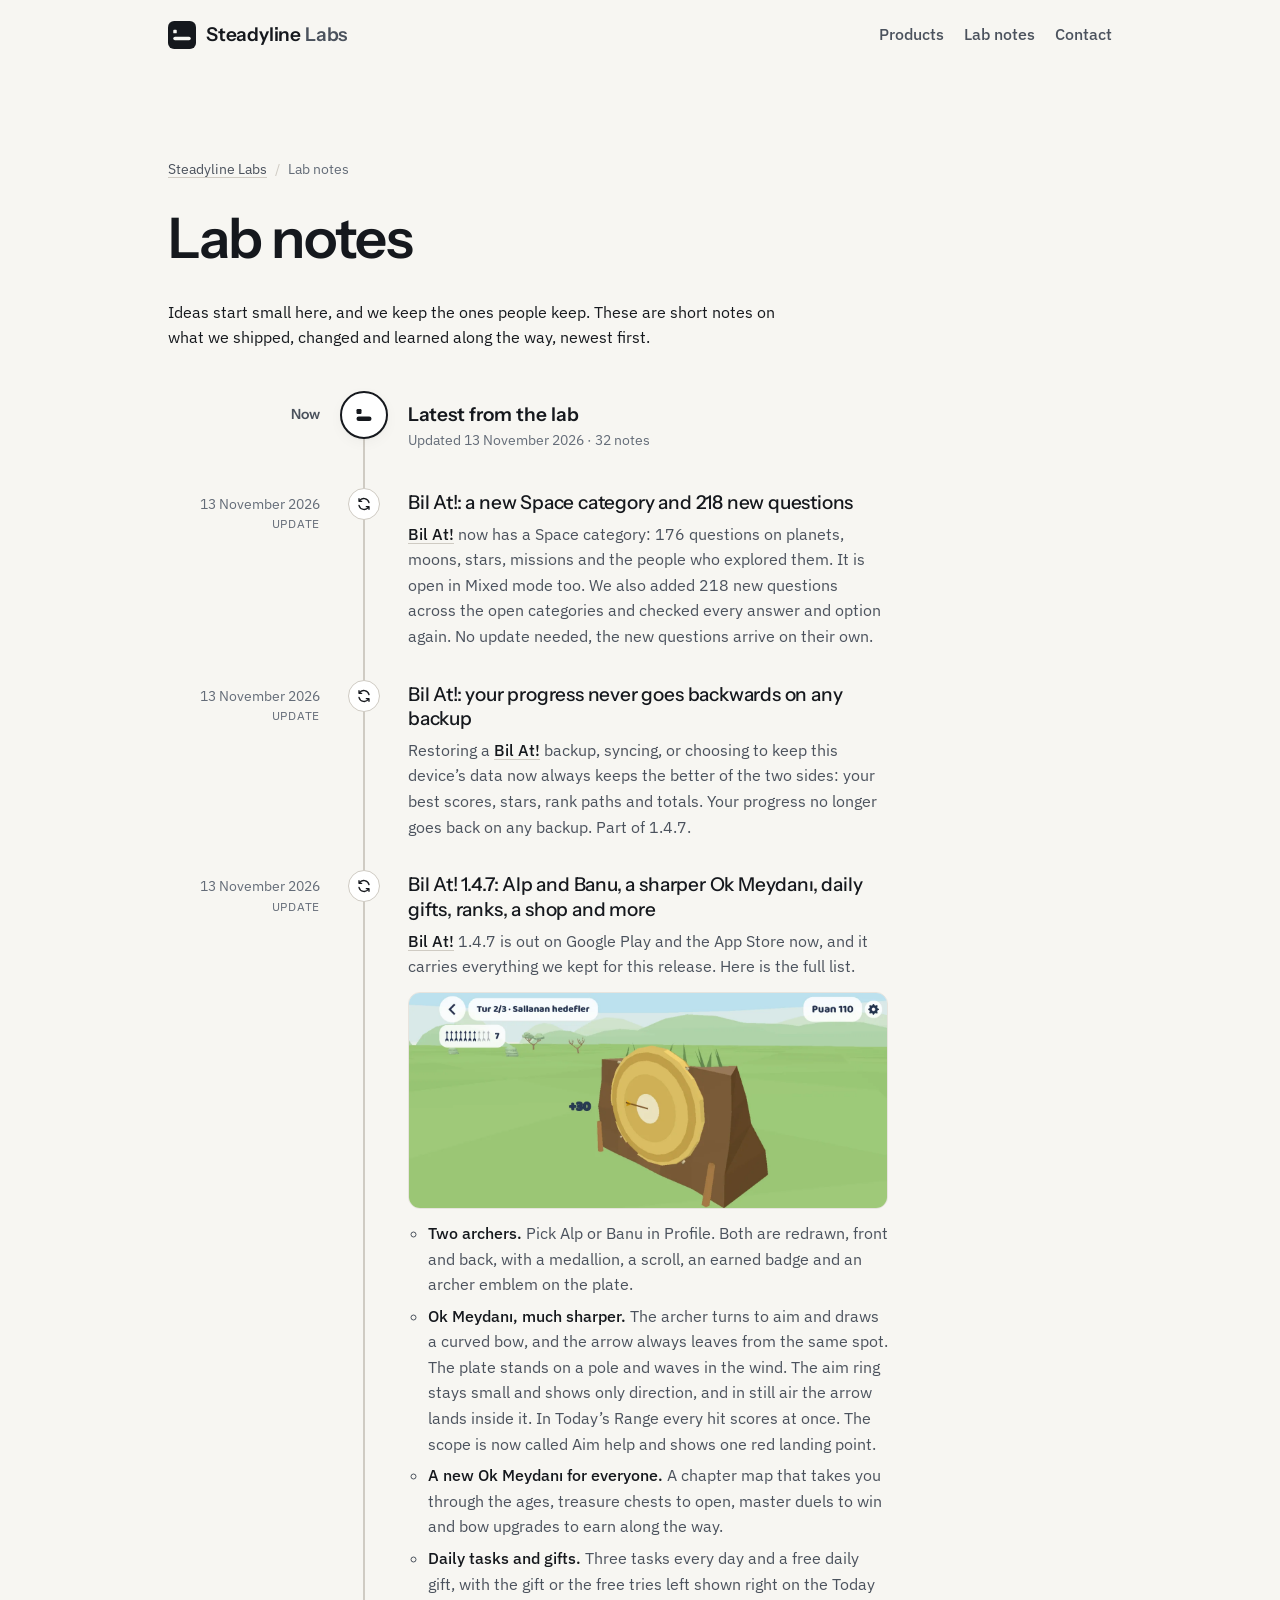
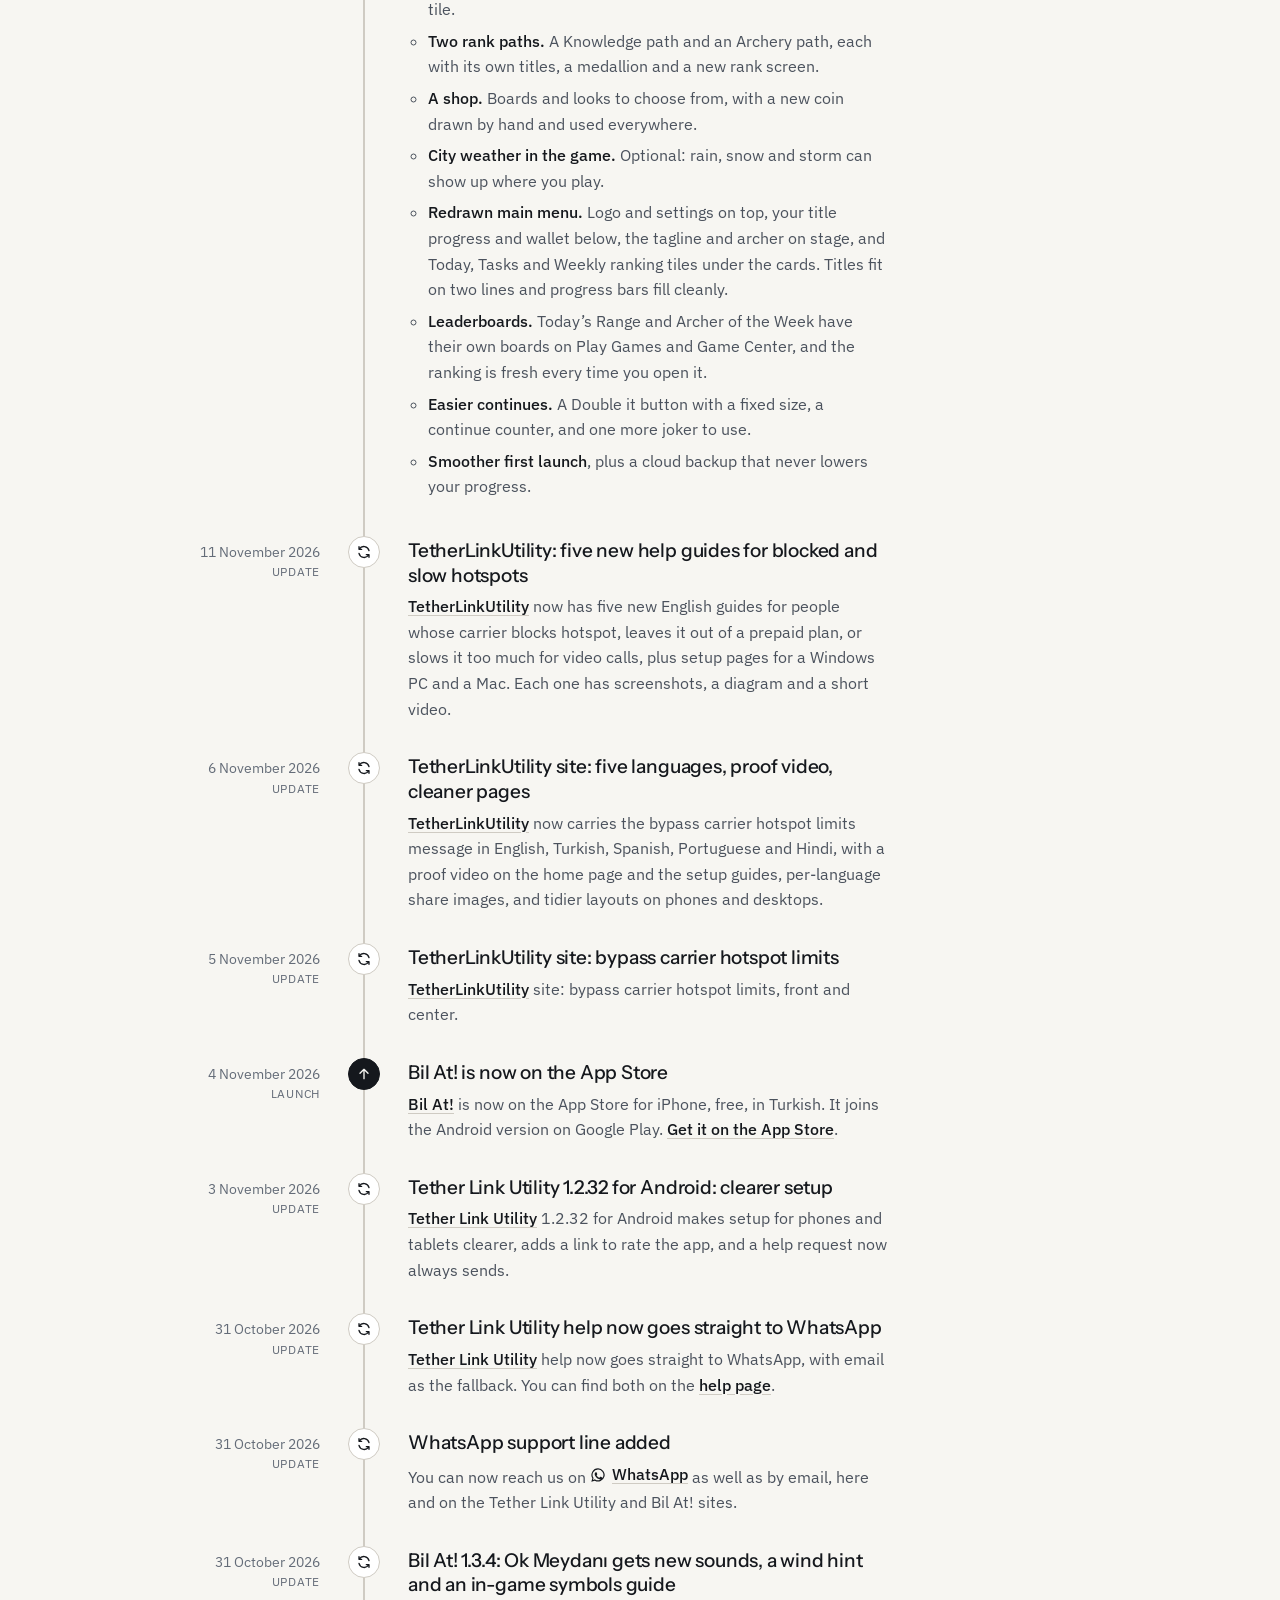
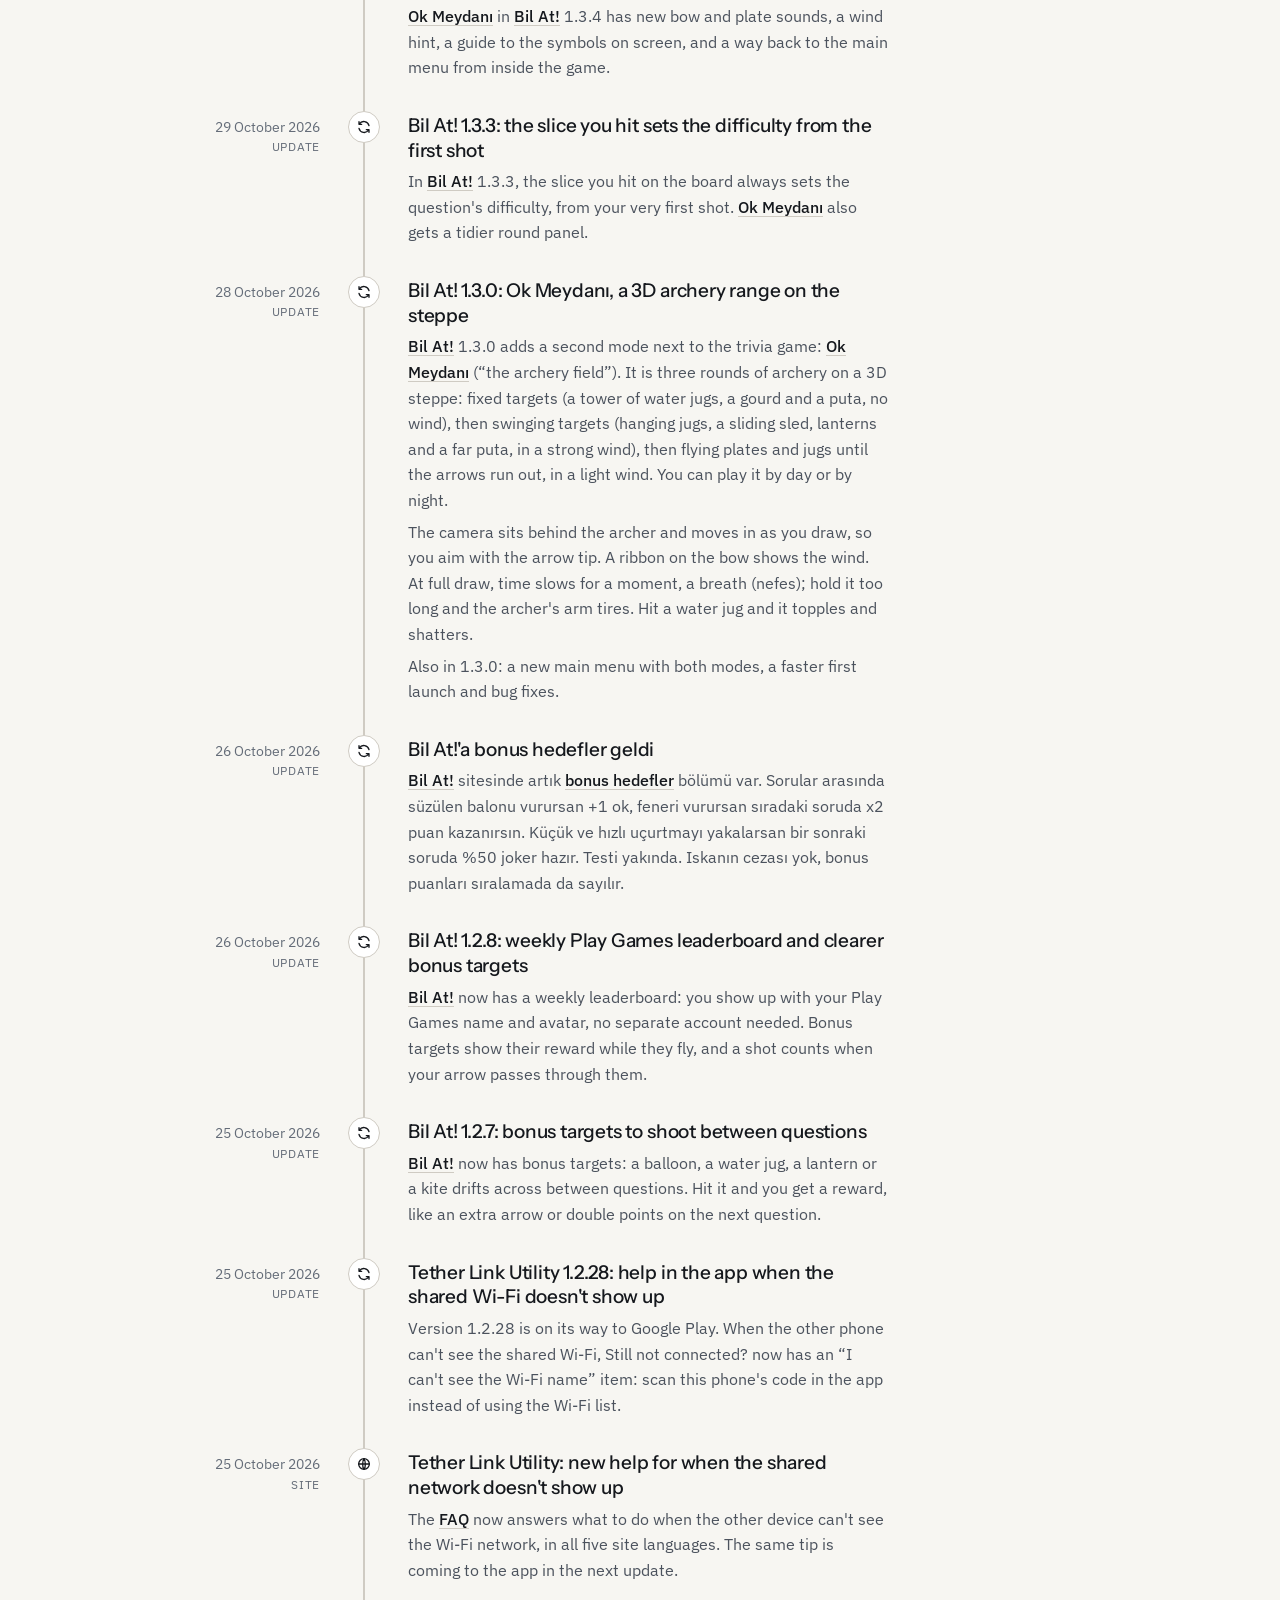
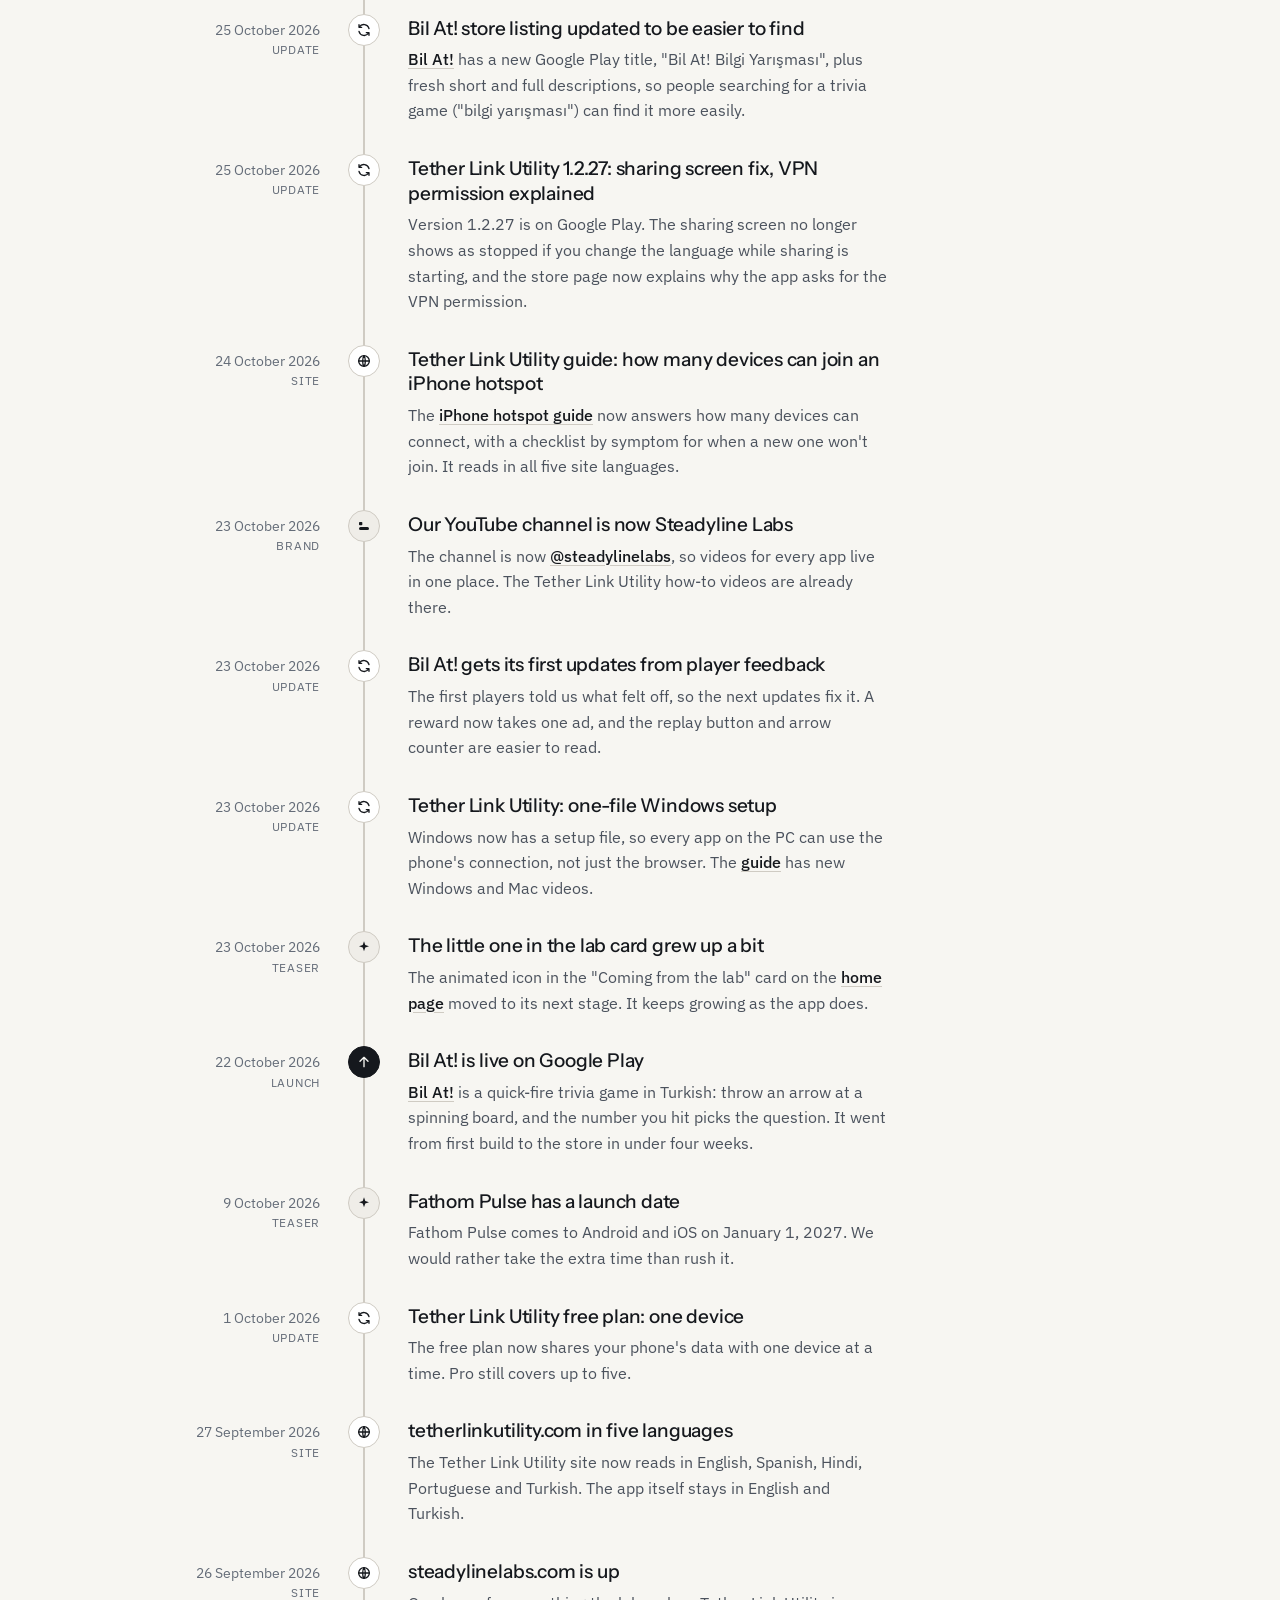
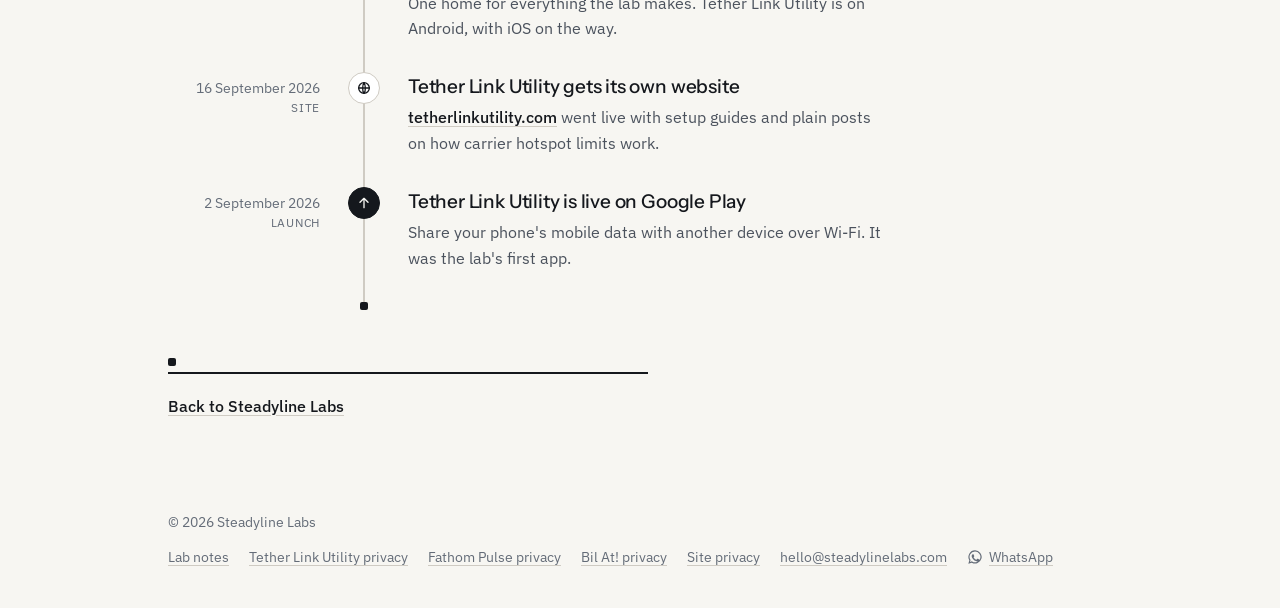
<file: notes/index.html>
<!DOCTYPE html>
<html lang="en">
<head>
<meta charset="utf-8">
<meta name="viewport" content="width=device-width, initial-scale=1">
<title>Lab notes · Steadyline Labs</title>
<meta name="description" content="Short, dated notes from Steadyline Labs: what we shipped, changed and learned. Ideas start small, and we keep the ones people keep.">
<link rel="canonical" href="https://steadylinelabs.com/notes/">
<meta name="color-scheme" content="light dark">
<meta name="theme-color" content="#F7F6F2" media="(prefers-color-scheme: light)">
<meta name="theme-color" content="#100F0E" media="(prefers-color-scheme: dark)">
<link rel="icon" href="/favicon.ico" sizes="48x48">
<link rel="icon" href="/favicon.svg" type="image/svg+xml">
<link rel="apple-touch-icon" href="/apple-touch-icon.png">
<link rel="manifest" href="/site.webmanifest">
<meta property="og:type" content="website">
<meta property="og:site_name" content="Steadyline Labs">
<meta property="og:locale" content="en_US">
<meta property="og:url" content="https://steadylinelabs.com/notes/">
<meta property="og:title" content="Lab notes · Steadyline Labs">
<meta property="og:description" content="What we shipped, changed and learned, newest first.">
<meta property="og:image" content="https://steadylinelabs.com/assets/og/steadyline-og-1200x630.png?v=2">
<meta property="og:image:width" content="1200"><meta property="og:image:height" content="630">
<meta property="og:image:alt" content="Steadyline Labs: We start ideas small and grow the ones people keep.">
<meta name="twitter:card" content="summary_large_image">
<meta name="twitter:title" content="Lab notes · Steadyline Labs">
<meta name="twitter:description" content="What we shipped, changed and learned, newest first.">
<meta name="twitter:image" content="https://steadylinelabs.com/assets/og/steadyline-og-1200x630.png?v=2">
<meta name="twitter:image:alt" content="Steadyline Labs: We start ideas small and grow the ones people keep.">
<script type="application/ld+json">
{
  "@context": "https://schema.org",
  "@graph": [
    {
      "@type": "Blog",
      "@id": "https://steadylinelabs.com/notes/#blog",
      "url": "https://steadylinelabs.com/notes/",
      "name": "Lab notes",
      "description": "Short, dated notes from Steadyline Labs: what we shipped, changed and learned.",
      "inLanguage": "en",
      "isPartOf": {
        "@id": "https://steadylinelabs.com/#website"
      },
      "publisher": {
        "@id": "https://steadylinelabs.com/#organization"
      },
      "dateModified": "2026-11-13",
      "blogPost": [
        {
          "@type": "BlogPosting",
          "@id": "https://steadylinelabs.com/notes/#bil-at-space",
          "url": "https://steadylinelabs.com/notes/#bil-at-space",
          "headline": "Bil At!: a new Space category and 218 new questions",
          "description": "Bil At! opens a Space category with 176 questions and adds 218 new questions across the open categories, with every answer checked again.",
          "datePublished": "2026-11-13",
          "inLanguage": "en",
          "author": {
            "@id": "https://steadylinelabs.com/#organization"
          },
          "publisher": {
            "@id": "https://steadylinelabs.com/#organization"
          },
          "isPartOf": {
            "@id": "https://steadylinelabs.com/notes/#blog"
          }
        },
        {
          "@type": "BlogPosting",
          "@id": "https://steadylinelabs.com/notes/#bil-at-progress-safe",
          "url": "https://steadylinelabs.com/notes/#bil-at-progress-safe",
          "headline": "Bil At!: your progress never goes backwards on any backup",
          "description": "Restoring a Bil At! backup or syncing now keeps the better of both sides, so progress never goes back.",
          "datePublished": "2026-11-13",
          "inLanguage": "en",
          "author": {
            "@id": "https://steadylinelabs.com/#organization"
          },
          "publisher": {
            "@id": "https://steadylinelabs.com/#organization"
          },
          "isPartOf": {
            "@id": "https://steadylinelabs.com/notes/#blog"
          }
        },
        {
          "@type": "BlogPosting",
          "@id": "https://steadylinelabs.com/notes/#bil-at-1-4-7",
          "url": "https://steadylinelabs.com/notes/#bil-at-1-4-7",
          "headline": "Bil At! 1.4.7: Alp and Banu, a sharper Ok Meydani, daily gifts, ranks, a shop and more",
          "description": "Bil At! 1.4.7 is out on Google Play and the App Store: two archers, a sharper Ok Meydani, daily tasks and gifts, two rank paths, a shop, city weather, a redrawn menu and new leaderboards.",
          "datePublished": "2026-11-13",
          "inLanguage": "en",
          "author": {
            "@id": "https://steadylinelabs.com/#organization"
          },
          "publisher": {
            "@id": "https://steadylinelabs.com/#organization"
          },
          "isPartOf": {
            "@id": "https://steadylinelabs.com/notes/#blog"
          }
        },
        {
          "@type": "BlogPosting",
          "@id": "https://steadylinelabs.com/notes/#tether-link-utility-hotspot-help-guides",
          "url": "https://steadylinelabs.com/notes/#tether-link-utility-hotspot-help-guides",
          "headline": "TetherLinkUtility: five new help guides for blocked and slow hotspots",
          "description": "Five new English guides for people whose carrier blocks, slows or leaves out hotspot, each with screenshots, a diagram and a video.",
          "datePublished": "2026-11-11",
          "inLanguage": "en",
          "author": {
            "@id": "https://steadylinelabs.com/#organization"
          },
          "publisher": {
            "@id": "https://steadylinelabs.com/#organization"
          },
          "isPartOf": {
            "@id": "https://steadylinelabs.com/notes/#blog"
          }
        },
        {
          "@type": "BlogPosting",
          "@id": "https://steadylinelabs.com/notes/#tether-link-utility-site-update",
          "url": "https://steadylinelabs.com/notes/#tether-link-utility-site-update",
          "headline": "TetherLinkUtility site: five languages, proof video, cleaner pages",
          "description": "The TetherLinkUtility site now carries the bypass message in all five languages, a proof video, and tidier pages on phones and desktops.",
          "datePublished": "2026-11-06",
          "inLanguage": "en",
          "author": {
            "@id": "https://steadylinelabs.com/#organization"
          },
          "publisher": {
            "@id": "https://steadylinelabs.com/#organization"
          },
          "isPartOf": {
            "@id": "https://steadylinelabs.com/notes/#blog"
          }
        },
        {
          "@type": "BlogPosting",
          "@id": "https://steadylinelabs.com/notes/#tether-link-utility-bypass",
          "url": "https://steadylinelabs.com/notes/#tether-link-utility-bypass",
          "headline": "TetherLinkUtility site: bypass carrier hotspot limits",
          "description": "TetherLinkUtility site: bypass carrier hotspot limits, front and center.",
          "datePublished": "2026-11-05",
          "inLanguage": "en",
          "author": {
            "@id": "https://steadylinelabs.com/#organization"
          },
          "publisher": {
            "@id": "https://steadylinelabs.com/#organization"
          },
          "isPartOf": {
            "@id": "https://steadylinelabs.com/notes/#blog"
          }
        },
        {
          "@type": "BlogPosting",
          "@id": "https://steadylinelabs.com/notes/#bil-at-ios",
          "url": "https://steadylinelabs.com/notes/#bil-at-ios",
          "headline": "Bil At! is now on the App Store",
          "description": "Bil At! is now on the App Store for iPhone, free, in Turkish. It joins the Android version on Google Play.",
          "datePublished": "2026-11-04",
          "inLanguage": "en",
          "author": {
            "@id": "https://steadylinelabs.com/#organization"
          },
          "publisher": {
            "@id": "https://steadylinelabs.com/#organization"
          },
          "isPartOf": {
            "@id": "https://steadylinelabs.com/notes/#blog"
          }
        },
        {
          "@type": "BlogPosting",
          "@id": "https://steadylinelabs.com/notes/#tether-link-utility-1-2-32",
          "url": "https://steadylinelabs.com/notes/#tether-link-utility-1-2-32",
          "headline": "Tether Link Utility 1.2.32 for Android: clearer setup",
          "description": "Tether Link Utility 1.2.32 for Android makes setup for phones and tablets clearer, adds a link to rate the app, and a help request now always sends.",
          "datePublished": "2026-11-03",
          "inLanguage": "en",
          "author": {
            "@id": "https://steadylinelabs.com/#organization"
          },
          "publisher": {
            "@id": "https://steadylinelabs.com/#organization"
          },
          "isPartOf": {
            "@id": "https://steadylinelabs.com/notes/#blog"
          }
        },
        {
          "@type": "BlogPosting",
          "@id": "https://steadylinelabs.com/notes/#tlu-help-whatsapp",
          "url": "https://steadylinelabs.com/notes/#tlu-help-whatsapp",
          "headline": "Tether Link Utility help now goes straight to WhatsApp",
          "description": "Tether Link Utility help now goes straight to WhatsApp, with email as the fallback.",
          "datePublished": "2026-10-31",
          "inLanguage": "en",
          "author": {
            "@id": "https://steadylinelabs.com/#organization"
          },
          "publisher": {
            "@id": "https://steadylinelabs.com/#organization"
          },
          "isPartOf": {
            "@id": "https://steadylinelabs.com/notes/#blog"
          }
        },
        {
          "@type": "BlogPosting",
          "@id": "https://steadylinelabs.com/notes/#whatsapp-support-line",
          "url": "https://steadylinelabs.com/notes/#whatsapp-support-line",
          "headline": "WhatsApp support line added",
          "description": "You can now reach us on WhatsApp as well as by email, on this site and on the Tether Link Utility and Bil At! sites.",
          "datePublished": "2026-10-31",
          "inLanguage": "en",
          "author": {
            "@id": "https://steadylinelabs.com/#organization"
          },
          "publisher": {
            "@id": "https://steadylinelabs.com/#organization"
          },
          "isPartOf": {
            "@id": "https://steadylinelabs.com/notes/#blog"
          }
        },
        {
          "@type": "BlogPosting",
          "@id": "https://steadylinelabs.com/notes/#bil-at-1-3-4",
          "url": "https://steadylinelabs.com/notes/#bil-at-1-3-4",
          "headline": "Bil At! 1.3.4: Ok Meydanı gets new sounds, a wind hint and an in-game symbols guide",
          "description": "Ok Meydanı in Bil At! gets new bow and plate sounds, a wind hint, an in-game guide to the on-screen symbols and a way back to the main menu.",
          "datePublished": "2026-10-31",
          "inLanguage": "en",
          "author": {
            "@id": "https://steadylinelabs.com/#organization"
          },
          "publisher": {
            "@id": "https://steadylinelabs.com/#organization"
          },
          "isPartOf": {
            "@id": "https://steadylinelabs.com/notes/#blog"
          }
        },
        {
          "@type": "BlogPosting",
          "@id": "https://steadylinelabs.com/notes/#bil-at-1-3-3",
          "url": "https://steadylinelabs.com/notes/#bil-at-1-3-3",
          "headline": "Bil At! 1.3.3: the slice you hit sets the difficulty from the first shot",
          "description": "In the trivia mode, the slice you hit now always sets the question's difficulty, from your very first shot. Ok Meydanı gets a tidier round panel.",
          "datePublished": "2026-10-29",
          "inLanguage": "en",
          "author": {
            "@id": "https://steadylinelabs.com/#organization"
          },
          "publisher": {
            "@id": "https://steadylinelabs.com/#organization"
          },
          "isPartOf": {
            "@id": "https://steadylinelabs.com/notes/#blog"
          }
        },
        {
          "@type": "BlogPosting",
          "@id": "https://steadylinelabs.com/notes/#bil-at-1-3-0-ok-meydani",
          "url": "https://steadylinelabs.com/notes/#bil-at-1-3-0-ok-meydani",
          "headline": "Bil At! 1.3.0: Ok Meydanı, a 3D archery range on the steppe",
          "description": "Bil At! gets a second mode next to the trivia game: Ok Meydanı, three rounds of archery on a 3D steppe.",
          "datePublished": "2026-10-28",
          "inLanguage": "en",
          "author": {
            "@id": "https://steadylinelabs.com/#organization"
          },
          "publisher": {
            "@id": "https://steadylinelabs.com/#organization"
          },
          "isPartOf": {
            "@id": "https://steadylinelabs.com/notes/#blog"
          }
        },
        {
          "@type": "BlogPosting",
          "@id": "https://steadylinelabs.com/notes/#bil-at-bonus-hedefler",
          "url": "https://steadylinelabs.com/notes/#bil-at-bonus-hedefler",
          "headline": "Bil At!'a bonus hedefler geldi",
          "description": "Sorular arasında süzülen hedefler: balon +1 ok, fener sıradaki soruya x2 puan. Küçük ve hızlı uçurtmayı yakalarsan bir sonraki soruda %50 joker hazır. Testi yakında. Iskanın cezası yok, bonus puanları sıralamada sayılır.",
          "datePublished": "2026-10-26",
          "inLanguage": "tr",
          "author": {
            "@id": "https://steadylinelabs.com/#organization"
          },
          "publisher": {
            "@id": "https://steadylinelabs.com/#organization"
          },
          "isPartOf": {
            "@id": "https://steadylinelabs.com/notes/#blog"
          }
        },
        {
          "@type": "BlogPosting",
          "@id": "https://steadylinelabs.com/notes/#bil-at-1-2-8",
          "url": "https://steadylinelabs.com/notes/#bil-at-1-2-8",
          "headline": "Bil At! 1.2.8: weekly Play Games leaderboard and clearer bonus targets",
          "description": "A weekly leaderboard with your Play Games name and avatar. Bonus targets now show their reward while they fly and count when your arrow passes through them.",
          "datePublished": "2026-10-26",
          "inLanguage": "en",
          "author": {
            "@id": "https://steadylinelabs.com/#organization"
          },
          "publisher": {
            "@id": "https://steadylinelabs.com/#organization"
          },
          "isPartOf": {
            "@id": "https://steadylinelabs.com/notes/#blog"
          }
        },
        {
          "@type": "BlogPosting",
          "@id": "https://steadylinelabs.com/notes/#bil-at-1-2-7",
          "url": "https://steadylinelabs.com/notes/#bil-at-1-2-7",
          "headline": "Bil At! 1.2.7: bonus targets to shoot between questions",
          "description": "A balloon, a water jug, a lantern or a kite now drifts across between questions. Hit it and you get a reward, like an extra arrow or double points on the next question.",
          "datePublished": "2026-10-25",
          "inLanguage": "en",
          "author": {
            "@id": "https://steadylinelabs.com/#organization"
          },
          "publisher": {
            "@id": "https://steadylinelabs.com/#organization"
          },
          "isPartOf": {
            "@id": "https://steadylinelabs.com/notes/#blog"
          }
        },
        {
          "@type": "BlogPosting",
          "@id": "https://steadylinelabs.com/notes/#tether-link-utility-1-2-28",
          "url": "https://steadylinelabs.com/notes/#tether-link-utility-1-2-28",
          "headline": "Tether Link Utility 1.2.28: help in the app when the shared Wi-Fi doesn't show up",
          "description": "Version 1.2.28 is on its way to Google Play. When the other phone can't see the shared Wi-Fi, Still not connected? now has an \"I can't see the Wi-Fi name\" item: scan this phone's code in the app instead of using the Wi-Fi list.",
          "datePublished": "2026-10-25",
          "inLanguage": "en",
          "author": {
            "@id": "https://steadylinelabs.com/#organization"
          },
          "publisher": {
            "@id": "https://steadylinelabs.com/#organization"
          },
          "isPartOf": {
            "@id": "https://steadylinelabs.com/notes/#blog"
          }
        },
        {
          "@type": "BlogPosting",
          "@id": "https://steadylinelabs.com/notes/#tether-link-utility-network-not-visible",
          "url": "https://steadylinelabs.com/notes/#tether-link-utility-network-not-visible",
          "headline": "Tether Link Utility: new help for when the shared network doesn't show up",
          "description": "The FAQ now answers what to do when the other device can't see the Wi-Fi network, in all five site languages. The same tip is coming to the app in the next update.",
          "datePublished": "2026-10-25",
          "inLanguage": "en",
          "author": {
            "@id": "https://steadylinelabs.com/#organization"
          },
          "publisher": {
            "@id": "https://steadylinelabs.com/#organization"
          },
          "isPartOf": {
            "@id": "https://steadylinelabs.com/notes/#blog"
          }
        },
        {
          "@type": "BlogPosting",
          "@id": "https://steadylinelabs.com/notes/#bil-at-store-listing",
          "url": "https://steadylinelabs.com/notes/#bil-at-store-listing",
          "headline": "Bil At! store listing updated to be easier to find",
          "description": "Bil At! has a new Google Play title, Bil At! Bilgi Yarışması, plus fresh short and full descriptions, so people searching for a trivia game (\"bilgi yarışması\") can find it more easily.",
          "datePublished": "2026-10-25",
          "inLanguage": "en",
          "author": {
            "@id": "https://steadylinelabs.com/#organization"
          },
          "publisher": {
            "@id": "https://steadylinelabs.com/#organization"
          },
          "isPartOf": {
            "@id": "https://steadylinelabs.com/notes/#blog"
          }
        },
        {
          "@type": "BlogPosting",
          "@id": "https://steadylinelabs.com/notes/#tether-link-utility-1-2-27",
          "url": "https://steadylinelabs.com/notes/#tether-link-utility-1-2-27",
          "headline": "Tether Link Utility 1.2.27: sharing screen fix, VPN permission explained",
          "description": "Tether Link Utility 1.2.27 is on Google Play. The sharing screen no longer shows as stopped after you change the language while sharing is starting, and the store page now explains why the app asks for the VPN permission.",
          "datePublished": "2026-10-25",
          "inLanguage": "en",
          "author": {
            "@id": "https://steadylinelabs.com/#organization"
          },
          "publisher": {
            "@id": "https://steadylinelabs.com/#organization"
          },
          "isPartOf": {
            "@id": "https://steadylinelabs.com/notes/#blog"
          }
        },
        {
          "@type": "BlogPosting",
          "@id": "https://steadylinelabs.com/notes/#iphone-hotspot-devices-guide",
          "url": "https://steadylinelabs.com/notes/#iphone-hotspot-devices-guide",
          "headline": "Tether Link Utility guide: how many devices can join an iPhone hotspot",
          "description": "The iPhone hotspot guide now answers how many devices can connect, with a checklist by symptom for when a new one won't join. It reads in all five site languages.",
          "datePublished": "2026-10-24",
          "inLanguage": "en",
          "author": {
            "@id": "https://steadylinelabs.com/#organization"
          },
          "publisher": {
            "@id": "https://steadylinelabs.com/#organization"
          },
          "isPartOf": {
            "@id": "https://steadylinelabs.com/notes/#blog"
          }
        },
        {
          "@type": "BlogPosting",
          "@id": "https://steadylinelabs.com/notes/#youtube-steadyline-labs",
          "url": "https://steadylinelabs.com/notes/#youtube-steadyline-labs",
          "headline": "Our YouTube channel is now Steadyline Labs",
          "description": "The channel is now @steadylinelabs, so videos for every app live in one place. The Tether Link Utility how-to videos are already there.",
          "datePublished": "2026-10-23",
          "inLanguage": "en",
          "author": {
            "@id": "https://steadylinelabs.com/#organization"
          },
          "publisher": {
            "@id": "https://steadylinelabs.com/#organization"
          },
          "isPartOf": {
            "@id": "https://steadylinelabs.com/notes/#blog"
          }
        },
        {
          "@type": "BlogPosting",
          "@id": "https://steadylinelabs.com/notes/#bil-at-first-updates",
          "url": "https://steadylinelabs.com/notes/#bil-at-first-updates",
          "headline": "Bil At! gets its first updates from player feedback",
          "description": "The first players told us what felt off, so the next updates fix it. A reward now takes one ad, and the replay button and arrow counter are easier to read.",
          "datePublished": "2026-10-23",
          "inLanguage": "en",
          "author": {
            "@id": "https://steadylinelabs.com/#organization"
          },
          "publisher": {
            "@id": "https://steadylinelabs.com/#organization"
          },
          "isPartOf": {
            "@id": "https://steadylinelabs.com/notes/#blog"
          }
        },
        {
          "@type": "BlogPosting",
          "@id": "https://steadylinelabs.com/notes/#tether-link-utility-windows-setup",
          "url": "https://steadylinelabs.com/notes/#tether-link-utility-windows-setup",
          "headline": "Tether Link Utility: one-file Windows setup",
          "description": "Windows now has a setup file, so every app on the PC can use the phone's connection, not just the browser. The guide has new Windows and Mac videos.",
          "datePublished": "2026-10-23",
          "inLanguage": "en",
          "author": {
            "@id": "https://steadylinelabs.com/#organization"
          },
          "publisher": {
            "@id": "https://steadylinelabs.com/#organization"
          },
          "isPartOf": {
            "@id": "https://steadylinelabs.com/notes/#blog"
          }
        },
        {
          "@type": "BlogPosting",
          "@id": "https://steadylinelabs.com/notes/#lab-card-grew-up",
          "url": "https://steadylinelabs.com/notes/#lab-card-grew-up",
          "headline": "The little one in the lab card grew up a bit",
          "description": "The animated icon in the \"Coming from the lab\" card on the home page moved to its next stage. It keeps growing as the app does.",
          "datePublished": "2026-10-23",
          "inLanguage": "en",
          "author": {
            "@id": "https://steadylinelabs.com/#organization"
          },
          "publisher": {
            "@id": "https://steadylinelabs.com/#organization"
          },
          "isPartOf": {
            "@id": "https://steadylinelabs.com/notes/#blog"
          }
        },
        {
          "@type": "BlogPosting",
          "@id": "https://steadylinelabs.com/notes/#bil-at-launch",
          "url": "https://steadylinelabs.com/notes/#bil-at-launch",
          "headline": "Bil At! is live on Google Play",
          "description": "Bil At! is a quick-fire trivia game in Turkish: throw an arrow at a spinning board, and the number you hit picks the question. It went from first build to the store in under four weeks.",
          "datePublished": "2026-10-22",
          "inLanguage": "en",
          "author": {
            "@id": "https://steadylinelabs.com/#organization"
          },
          "publisher": {
            "@id": "https://steadylinelabs.com/#organization"
          },
          "isPartOf": {
            "@id": "https://steadylinelabs.com/notes/#blog"
          }
        },
        {
          "@type": "BlogPosting",
          "@id": "https://steadylinelabs.com/notes/#fathom-pulse-date",
          "url": "https://steadylinelabs.com/notes/#fathom-pulse-date",
          "headline": "Fathom Pulse has a launch date",
          "description": "Fathom Pulse comes to Android and iOS on January 1, 2027. We would rather take the extra time than rush it.",
          "datePublished": "2026-10-09",
          "inLanguage": "en",
          "author": {
            "@id": "https://steadylinelabs.com/#organization"
          },
          "publisher": {
            "@id": "https://steadylinelabs.com/#organization"
          },
          "isPartOf": {
            "@id": "https://steadylinelabs.com/notes/#blog"
          }
        },
        {
          "@type": "BlogPosting",
          "@id": "https://steadylinelabs.com/notes/#tether-link-utility-free-plan",
          "url": "https://steadylinelabs.com/notes/#tether-link-utility-free-plan",
          "headline": "Tether Link Utility free plan: one device",
          "description": "The free plan now shares your phone's data with one device at a time. Pro still covers up to five.",
          "datePublished": "2026-10-01",
          "inLanguage": "en",
          "author": {
            "@id": "https://steadylinelabs.com/#organization"
          },
          "publisher": {
            "@id": "https://steadylinelabs.com/#organization"
          },
          "isPartOf": {
            "@id": "https://steadylinelabs.com/notes/#blog"
          }
        },
        {
          "@type": "BlogPosting",
          "@id": "https://steadylinelabs.com/notes/#tether-link-utility-five-languages",
          "url": "https://steadylinelabs.com/notes/#tether-link-utility-five-languages",
          "headline": "tetherlinkutility.com in five languages",
          "description": "The Tether Link Utility site now reads in English, Spanish, Hindi, Portuguese and Turkish. The app itself stays in English and Turkish.",
          "datePublished": "2026-09-27",
          "inLanguage": "en",
          "author": {
            "@id": "https://steadylinelabs.com/#organization"
          },
          "publisher": {
            "@id": "https://steadylinelabs.com/#organization"
          },
          "isPartOf": {
            "@id": "https://steadylinelabs.com/notes/#blog"
          }
        },
        {
          "@type": "BlogPosting",
          "@id": "https://steadylinelabs.com/notes/#steadylinelabs-com",
          "url": "https://steadylinelabs.com/notes/#steadylinelabs-com",
          "headline": "steadylinelabs.com is up",
          "description": "One home for everything the lab makes. Tether Link Utility is on Android, with iOS on the way.",
          "datePublished": "2026-09-26",
          "inLanguage": "en",
          "author": {
            "@id": "https://steadylinelabs.com/#organization"
          },
          "publisher": {
            "@id": "https://steadylinelabs.com/#organization"
          },
          "isPartOf": {
            "@id": "https://steadylinelabs.com/notes/#blog"
          }
        },
        {
          "@type": "BlogPosting",
          "@id": "https://steadylinelabs.com/notes/#tetherlinkutility-com",
          "url": "https://steadylinelabs.com/notes/#tetherlinkutility-com",
          "headline": "Tether Link Utility gets its own website",
          "description": "tetherlinkutility.com went live with setup guides and plain posts on how carrier hotspot limits work.",
          "datePublished": "2026-09-16",
          "inLanguage": "en",
          "author": {
            "@id": "https://steadylinelabs.com/#organization"
          },
          "publisher": {
            "@id": "https://steadylinelabs.com/#organization"
          },
          "isPartOf": {
            "@id": "https://steadylinelabs.com/notes/#blog"
          }
        },
        {
          "@type": "BlogPosting",
          "@id": "https://steadylinelabs.com/notes/#tether-link-utility-launch",
          "url": "https://steadylinelabs.com/notes/#tether-link-utility-launch",
          "headline": "Tether Link Utility is live on Google Play",
          "description": "Share your phone's mobile data with another device over Wi-Fi. It was the lab's first app.",
          "datePublished": "2026-09-02",
          "inLanguage": "en",
          "author": {
            "@id": "https://steadylinelabs.com/#organization"
          },
          "publisher": {
            "@id": "https://steadylinelabs.com/#organization"
          },
          "isPartOf": {
            "@id": "https://steadylinelabs.com/notes/#blog"
          }
        }
      ],
      "breadcrumb": {
        "@id": "https://steadylinelabs.com/notes/#breadcrumb"
      }
    },
    {
      "@type": "Organization",
      "@id": "https://steadylinelabs.com/#organization",
      "name": "Steadyline Labs",
      "url": "https://steadylinelabs.com/"
    },
    {
      "@type": "BreadcrumbList",
      "@id": "https://steadylinelabs.com/notes/#breadcrumb",
      "itemListElement": [
        {
          "@type": "ListItem",
          "position": 1,
          "name": "Steadyline Labs",
          "item": "https://steadylinelabs.com/"
        },
        {
          "@type": "ListItem",
          "position": 2,
          "name": "Lab notes",
          "item": "https://steadylinelabs.com/notes/"
        }
      ]
    }
  ]
}
</script>
<link rel="preconnect" href="https://fonts.googleapis.com">
<link rel="preconnect" href="https://fonts.gstatic.com" crossorigin>
<link rel="stylesheet" href="https://fonts.googleapis.com/css2?family=Instrument+Sans:wght@600&family=IBM+Plex+Sans:wght@400;500&display=swap">
<link rel="stylesheet" href="/assets/css/site.css?v=20261113a">
</head>
<body>
<svg class="icon-sprite" width="0" height="0" aria-hidden="true" focusable="false">
  <symbol id="i-launch" viewBox="0 0 24 24"><path d="M12 19V5M6 11l6-6 6 6"/></symbol>
  <symbol id="i-update" viewBox="0 0 24 24"><path d="M19.5 10A8 8 0 0 0 5 7.5M4.5 4v4h4M4.5 14A8 8 0 0 0 19 16.5M19.5 20v-4h-4"/></symbol>
  <symbol id="i-site" viewBox="0 0 24 24"><circle cx="12" cy="12" r="8"/><path d="M4 12h16M12 4c2.7 2.6 2.7 13.4 0 16M12 4c-2.7 2.6-2.7 13.4 0 16"/></symbol>
  <symbol id="i-brand" viewBox="0 0 24 24"><rect class="solid" x="4.5" y="6" width="5" height="5" rx="1.2"/><rect class="solid" x="4.5" y="13.5" width="15" height="4.5" rx="2.25"/></symbol>
  <symbol id="i-teaser" viewBox="0 0 24 24"><path class="solid" d="M12 3.5l1.9 5.6 5.6 1.9-5.6 1.9L12 18.5l-1.9-5.6L4.5 11l5.6-1.9z"/></symbol>
</svg>

<header class="site-header">
  <div class="wrap">
    <a class="logo" href="/" aria-label="Steadyline Labs home">
      <svg viewBox="0 0 64 64" aria-hidden="true"><rect class="tile" width="64" height="64" rx="14"/><rect class="glyph" x="12" y="20" width="8" height="8" rx="2"/><rect class="glyph" x="12" y="36" width="40" height="8" rx="4"/></svg>
      <span>Steadyline <span class="labs">Labs</span></span>
    </a>
    <nav class="site-nav" aria-label="Main">
      <a href="/#products">Products</a>
      <a href="/notes/" aria-current="page">Lab notes</a>
      <a href="/#contact">Contact</a>
    </nav>
  </div>
</header>

<main class="page">
  <div class="wrap">
    <ol class="crumbs" aria-label="Breadcrumb">
      <li><a href="/">Steadyline Labs</a></li>
      <li aria-current="page">Lab notes</li>
    </ol>

    <h1>Lab notes</h1>
    <div class="prose">
      <p>Ideas start small here, and we keep the ones people keep. These are short notes on what we shipped, changed and learned along the way, newest first.</p>
    </div>

    <div class="timeline">
      <div class="timeline-now">
        <span class="now-node" aria-hidden="true"><svg viewBox="0 0 24 24" focusable="false"><use href="#i-brand"/></svg></span>
        <p class="note-meta">Now</p>
        <div class="note-body">
          <p class="now-title">Latest from the lab</p>
          <p class="now-sub">Updated <time datetime="2026-11-13">13 November 2026</time> · 32 notes</p>
        </div>
      </div>

    <ol class="notes" reversed>
      <li class="note note--update" id="bil-at-space">
        <span class="note-node" aria-hidden="true"><svg viewBox="0 0 24 24" focusable="false"><use href="#i-update"/></svg></span>
        <p class="note-meta"><time datetime="2026-11-13">13 November 2026</time><span class="note-type">Update</span></p>
        <div class="note-body">
          <h2><a href="#bil-at-space">Bil At!: a new Space category and 218 new questions</a></h2>
          <p><a href="/bil-at/">Bil At!</a> now has a Space category: 176 questions on planets, moons, stars, missions and the people who explored them. It is open in Mixed mode too. We also added 218 new questions across the open categories and checked every answer and option again. No update needed, the new questions arrive on their own.</p>
        </div>
      </li>
      <li class="note note--update" id="bil-at-progress-safe">
        <span class="note-node" aria-hidden="true"><svg viewBox="0 0 24 24" focusable="false"><use href="#i-update"/></svg></span>
        <p class="note-meta"><time datetime="2026-11-13">13 November 2026</time><span class="note-type">Update</span></p>
        <div class="note-body">
          <h2><a href="#bil-at-progress-safe">Bil At!: your progress never goes backwards on any backup</a></h2>
          <p>Restoring a <a href="/bil-at/">Bil At!</a> backup, syncing, or choosing to keep this device&rsquo;s data now always keeps the better of the two sides: your best scores, stars, rank paths and totals. Your progress no longer goes back on any backup. Part of 1.4.7.</p>
        </div>
      </li>
      <li class="note note--update" id="bil-at-1-4-7">
        <span class="note-node" aria-hidden="true"><svg viewBox="0 0 24 24" focusable="false"><use href="#i-update"/></svg></span>
        <p class="note-meta"><time datetime="2026-11-13">13 November 2026</time><span class="note-type">Update</span></p>
        <div class="note-body">
          <h2><a href="#bil-at-1-4-7">Bil At! 1.4.7: Alp and Banu, a sharper Ok Meydanı, daily gifts, ranks, a shop and more</a></h2>
          <p><a href="/bil-at/">Bil At!</a> 1.4.7 is out on Google Play and the App Store now, and it carries everything we kept for this release. Here is the full list.</p>
          <figure class="note-shot"><img src="/assets/bilat-147/ok-meydani-hit.webp" width="1400" height="630" loading="lazy" decoding="async" alt="Ok Meydani in Bil At!: an arrow lands in the target and scores +30"></figure>
          <ul class="note-list">
            <li><strong>Two archers.</strong> Pick Alp or Banu in Profile. Both are redrawn, front and back, with a medallion, a scroll, an earned badge and an archer emblem on the plate.</li>
            <li><strong>Ok Meydanı, much sharper.</strong> The archer turns to aim and draws a curved bow, and the arrow always leaves from the same spot. The plate stands on a pole and waves in the wind. The aim ring stays small and shows only direction, and in still air the arrow lands inside it. In Today&rsquo;s Range every hit scores at once. The scope is now called Aim help and shows one red landing point.</li>
            <li><strong>A new Ok Meydanı for everyone.</strong> A chapter map that takes you through the ages, treasure chests to open, master duels to win and bow upgrades to earn along the way.</li>
            <li><strong>Daily tasks and gifts.</strong> Three tasks every day and a free daily gift, with the gift or the free tries left shown right on the Today tile.</li>
            <li><strong>Two rank paths.</strong> A Knowledge path and an Archery path, each with its own titles, a medallion and a new rank screen.</li>
            <li><strong>A shop.</strong> Boards and looks to choose from, with a new coin drawn by hand and used everywhere.</li>
            <li><strong>City weather in the game.</strong> Optional: rain, snow and storm can show up where you play.</li>
            <li><strong>Redrawn main menu.</strong> Logo and settings on top, your title progress and wallet below, the tagline and archer on stage, and Today, Tasks and Weekly ranking tiles under the cards. Titles fit on two lines and progress bars fill cleanly.</li>
            <li><strong>Leaderboards.</strong> Today&rsquo;s Range and Archer of the Week have their own boards on Play Games and Game Center, and the ranking is fresh every time you open it.</li>
            <li><strong>Easier continues.</strong> A Double it button with a fixed size, a continue counter, and one more joker to use.</li>
            <li><strong>Smoother first launch</strong>, plus a cloud backup that never lowers your progress.</li>
          </ul>
        </div>
      </li>
      <li class="note note--update" id="tether-link-utility-hotspot-help-guides">
        <span class="note-node" aria-hidden="true"><svg viewBox="0 0 24 24" focusable="false"><use href="#i-update"/></svg></span>
        <p class="note-meta"><time datetime="2026-11-11">11 November 2026</time><span class="note-type">Update</span></p>
        <div class="note-body">
          <h2><a href="#tether-link-utility-hotspot-help-guides">TetherLinkUtility: five new help guides for blocked and slow hotspots</a></h2>
          <p><a href="/tether-link-utility/">TetherLinkUtility</a> now has five new English guides for people whose carrier blocks hotspot, leaves it out of a prepaid plan, or slows it too much for video calls, plus setup pages for a Windows PC and a Mac. Each one has screenshots, a diagram and a short video.</p>
        </div>
      </li>
      <li class="note note--update" id="tether-link-utility-site-update">
        <span class="note-node" aria-hidden="true"><svg viewBox="0 0 24 24" focusable="false"><use href="#i-update"/></svg></span>
        <p class="note-meta"><time datetime="2026-11-06">6 November 2026</time><span class="note-type">Update</span></p>
        <div class="note-body">
          <h2><a href="#tether-link-utility-site-update">TetherLinkUtility site: five languages, proof video, cleaner pages</a></h2>
          <p><a href="/tether-link-utility/">TetherLinkUtility</a> now carries the bypass carrier hotspot limits message in English, Turkish, Spanish, Portuguese and Hindi, with a proof video on the home page and the setup guides, per-language share images, and tidier layouts on phones and desktops.</p>
        </div>
      </li>
      <li class="note note--update" id="tether-link-utility-bypass">
        <span class="note-node" aria-hidden="true"><svg viewBox="0 0 24 24" focusable="false"><use href="#i-update"/></svg></span>
        <p class="note-meta"><time datetime="2026-11-05">5 November 2026</time><span class="note-type">Update</span></p>
        <div class="note-body">
          <h2><a href="#tether-link-utility-bypass">TetherLinkUtility site: bypass carrier hotspot limits</a></h2>
          <p><a href="/tether-link-utility/">TetherLinkUtility</a> site: bypass carrier hotspot limits, front and center.</p>
        </div>
      </li>
      <li class="note note--launch" id="bil-at-ios">
        <span class="note-node" aria-hidden="true"><svg viewBox="0 0 24 24" focusable="false"><use href="#i-launch"/></svg></span>
        <p class="note-meta"><time datetime="2026-11-04">4 November 2026</time><span class="note-type">Launch</span></p>
        <div class="note-body">
          <h2><a href="#bil-at-ios">Bil At! is now on the App Store</a></h2>
          <p><a href="/bil-at/">Bil At!</a> is now on the App Store for iPhone, free, in Turkish. It joins the Android version on Google Play. <a href="https://apps.apple.com/tr/app/bil-at-bilgi-yar%C4%B1%C5%9Fmas%C4%B1/id6821452285" rel="noopener">Get it on the App Store</a>.</p>
        </div>
      </li>
      <li class="note note--update" id="tether-link-utility-1-2-32">
        <span class="note-node" aria-hidden="true"><svg viewBox="0 0 24 24" focusable="false"><use href="#i-update"/></svg></span>
        <p class="note-meta"><time datetime="2026-11-03">3 November 2026</time><span class="note-type">Update</span></p>
        <div class="note-body">
          <h2><a href="#tether-link-utility-1-2-32">Tether Link Utility 1.2.32 for Android: clearer setup</a></h2>
          <p><a href="/tether-link-utility/">Tether Link Utility</a> 1.2.32 for Android makes setup for phones and tablets clearer, adds a link to rate the app, and a help request now always sends.</p>
        </div>
      </li>
      <li class="note note--update" id="tlu-help-whatsapp">
        <span class="note-node" aria-hidden="true"><svg viewBox="0 0 24 24" focusable="false"><use href="#i-update"/></svg></span>
        <p class="note-meta"><time datetime="2026-10-31">31 October 2026</time><span class="note-type">Update</span></p>
        <div class="note-body">
          <h2><a href="#tlu-help-whatsapp">Tether Link Utility help now goes straight to WhatsApp</a></h2>
          <p><a href="/tether-link-utility/">Tether Link Utility</a> help now goes straight to WhatsApp, with email as the fallback. You can find both on the <a href="https://tetherlinkutility.com/help.html" rel="noopener">help page</a>.</p>
        </div>
      </li>
      <li class="note note--update" id="whatsapp-support-line">
        <span class="note-node" aria-hidden="true"><svg viewBox="0 0 24 24" focusable="false"><use href="#i-update"/></svg></span>
        <p class="note-meta"><time datetime="2026-10-31">31 October 2026</time><span class="note-type">Update</span></p>
        <div class="note-body">
          <h2><a href="#whatsapp-support-line">WhatsApp support line added</a></h2>
          <p>You can now reach us on <a href="https://wa.me/905512507661?text=Hi%20Steadyline" target="_blank" rel="noopener"><svg class="wa-icon" width="16" height="16" viewBox="0 0 24 24" fill="currentColor" aria-hidden="true" focusable="false" style="vertical-align:-3px;margin-right:5px;flex-shrink:0"><path d="M12.04 2a9.9 9.9 0 0 0-8.5 14.95L2 22l5.2-1.5A9.9 9.9 0 1 0 12.04 2zm0 1.8a8.1 8.1 0 1 1-4.3 14.96l-.3-.2-3 .87.9-2.9-.2-.3A8.1 8.1 0 0 1 12.04 3.8zm-3.3 4.1c-.2 0-.5.1-.7.4-.3.3-1 1-1 2.4s1 2.8 1.2 3c.1.2 2 3.2 4.9 4.4 2.4 1 2.9.8 3.4.7.5 0 1.7-.7 1.9-1.4.2-.7.2-1.3.2-1.4-.1-.1-.3-.2-.6-.4-.3-.1-1.7-.8-2-.9-.3-.1-.5-.1-.7.1-.2.3-.8.9-.9 1.1-.2.2-.3.2-.6.1-.3-.1-1.2-.4-2.3-1.400-.8-.8-1.400-1.7-1.500-2-.2-.3 0-.4.1-.6l.4-.5c.1-.1.2-.3.3-.5.1-.2 0-.4 0-.5l-.9-2.200c-.2-.5-.5-.5-.7-.5z"/></svg>WhatsApp</a> as well as by email, here and on the Tether Link Utility and Bil At! sites.</p>
        </div>
      </li>
      <li class="note note--update" id="bil-at-1-3-4">
        <span class="note-node" aria-hidden="true"><svg viewBox="0 0 24 24" focusable="false"><use href="#i-update"/></svg></span>
        <p class="note-meta"><time datetime="2026-10-31">31 October 2026</time><span class="note-type">Update</span></p>
        <div class="note-body">
          <h2><a href="#bil-at-1-3-4">Bil At! 1.3.4: Ok Meydanı gets new sounds, a wind hint and an in-game symbols guide</a></h2>
          <p><a href="https://bilat.app/#ok-meydani" rel="noopener" hreflang="tr">Ok Meydanı</a> in <a href="/bil-at/">Bil At!</a> 1.3.4 has new bow and plate sounds, a wind hint, a guide to the symbols on screen, and a way back to the main menu from inside the game.</p>
        </div>
      </li>
      <li class="note note--update" id="bil-at-1-3-3">
        <span class="note-node" aria-hidden="true"><svg viewBox="0 0 24 24" focusable="false"><use href="#i-update"/></svg></span>
        <p class="note-meta"><time datetime="2026-10-29">29 October 2026</time><span class="note-type">Update</span></p>
        <div class="note-body">
          <h2><a href="#bil-at-1-3-3">Bil At! 1.3.3: the slice you hit sets the difficulty from the first shot</a></h2>
          <p>In <a href="/bil-at/">Bil At!</a> 1.3.3, the slice you hit on the board always sets the question's difficulty, from your very first shot. <a href="https://bilat.app/#ok-meydani" rel="noopener" hreflang="tr">Ok Meydanı</a> also gets a tidier round panel.</p>
        </div>
      </li>
      <li class="note note--update" id="bil-at-1-3-0-ok-meydani">
        <span class="note-node" aria-hidden="true"><svg viewBox="0 0 24 24" focusable="false"><use href="#i-update"/></svg></span>
        <p class="note-meta"><time datetime="2026-10-28">28 October 2026</time><span class="note-type">Update</span></p>
        <div class="note-body">
          <h2><a href="#bil-at-1-3-0-ok-meydani">Bil At! 1.3.0: Ok Meydanı, a 3D archery range on the steppe</a></h2>
          <p><a href="/bil-at/">Bil At!</a> 1.3.0 adds a second mode next to the trivia game: <a href="https://bilat.app/#ok-meydani" rel="noopener" hreflang="tr">Ok Meydanı</a> (&ldquo;the archery field&rdquo;). It is three rounds of archery on a 3D steppe: fixed targets (a tower of water jugs, a gourd and a puta, no wind), then swinging targets (hanging jugs, a sliding sled, lanterns and a far puta, in a strong wind), then flying plates and jugs until the arrows run out, in a light wind. You can play it by day or by night.</p>
          <p>The camera sits behind the archer and moves in as you draw, so you aim with the arrow tip. A ribbon on the bow shows the wind. At full draw, time slows for a moment, a breath (<span lang="tr">nefes</span>); hold it too long and the archer's arm tires. Hit a water jug and it topples and shatters.</p>
          <p>Also in 1.3.0: a new main menu with both modes, a faster first launch and bug fixes.</p>
        </div>
      </li>
      <li class="note note--update" id="bil-at-bonus-hedefler">
        <span class="note-node" aria-hidden="true"><svg viewBox="0 0 24 24" focusable="false"><use href="#i-update"/></svg></span>
        <p class="note-meta"><time datetime="2026-10-26">26 October 2026</time><span class="note-type">Update</span></p>
        <div class="note-body" lang="tr">
          <h2><a href="#bil-at-bonus-hedefler">Bil At!'a bonus hedefler geldi</a></h2>
          <p><a href="/bil-at/">Bil At!</a> sitesinde artık <a href="https://bilat.app/#bonus">bonus hedefler</a> bölümü var. Sorular arasında süzülen balonu vurursan +1 ok, feneri vurursan sıradaki soruda x2 puan kazanırsın. Küçük ve hızlı uçurtmayı yakalarsan bir sonraki soruda %50 joker hazır. Testi yakında. Iskanın cezası yok, bonus puanları sıralamada da sayılır.</p>
        </div>
      </li>
      <li class="note note--update" id="bil-at-1-2-8">
        <span class="note-node" aria-hidden="true"><svg viewBox="0 0 24 24" focusable="false"><use href="#i-update"/></svg></span>
        <p class="note-meta"><time datetime="2026-10-26">26 October 2026</time><span class="note-type">Update</span></p>
        <div class="note-body">
          <h2><a href="#bil-at-1-2-8">Bil At! 1.2.8: weekly Play Games leaderboard and clearer bonus targets</a></h2>
          <p><a href="/bil-at/">Bil At!</a> now has a weekly leaderboard: you show up with your Play Games name and avatar, no separate account needed. Bonus targets show their reward while they fly, and a shot counts when your arrow passes through them.</p>
        </div>
      </li>
      <li class="note note--update" id="bil-at-1-2-7">
        <span class="note-node" aria-hidden="true"><svg viewBox="0 0 24 24" focusable="false"><use href="#i-update"/></svg></span>
        <p class="note-meta"><time datetime="2026-10-25">25 October 2026</time><span class="note-type">Update</span></p>
        <div class="note-body">
          <h2><a href="#bil-at-1-2-7">Bil At! 1.2.7: bonus targets to shoot between questions</a></h2>
          <p><a href="/bil-at/">Bil At!</a> now has bonus targets: a balloon, a water jug, a lantern or a kite drifts across between questions. Hit it and you get a reward, like an extra arrow or double points on the next question.</p>
        </div>
      </li>
      <li class="note note--update" id="tether-link-utility-1-2-28">
        <span class="note-node" aria-hidden="true"><svg viewBox="0 0 24 24" focusable="false"><use href="#i-update"/></svg></span>
        <p class="note-meta"><time datetime="2026-10-25">25 October 2026</time><span class="note-type">Update</span></p>
        <div class="note-body">
          <h2><a href="#tether-link-utility-1-2-28">Tether Link Utility 1.2.28: help in the app when the shared Wi-Fi doesn't show up</a></h2>
          <p>Version 1.2.28 is on its way to Google Play. When the other phone can't see the shared Wi-Fi, Still not connected? now has an &ldquo;I can't see the Wi-Fi name&rdquo; item: scan this phone's code in the app instead of using the Wi-Fi list.</p>
        </div>
      </li>
      <li class="note note--site" id="tether-link-utility-network-not-visible">
        <span class="note-node" aria-hidden="true"><svg viewBox="0 0 24 24" focusable="false"><use href="#i-site"/></svg></span>
        <p class="note-meta"><time datetime="2026-10-25">25 October 2026</time><span class="note-type">Site</span></p>
        <div class="note-body">
          <h2><a href="#tether-link-utility-network-not-visible">Tether Link Utility: new help for when the shared network doesn't show up</a></h2>
          <p>The <a href="https://tetherlinkutility.com/#faq" rel="noopener">FAQ</a> now answers what to do when the other device can't see the Wi-Fi network, in all five site languages. The same tip is coming to the app in the next update.</p>
        </div>
      </li>
      <li class="note note--update" id="bil-at-store-listing">
        <span class="note-node" aria-hidden="true"><svg viewBox="0 0 24 24" focusable="false"><use href="#i-update"/></svg></span>
        <p class="note-meta"><time datetime="2026-10-25">25 October 2026</time><span class="note-type">Update</span></p>
        <div class="note-body">
          <h2><a href="#bil-at-store-listing">Bil At! store listing updated to be easier to find</a></h2>
          <p><a href="/bil-at/">Bil At!</a> has a new Google Play title, "Bil At! Bilgi Yarışması", plus fresh short and full descriptions, so people searching for a trivia game ("bilgi yarışması") can find it more easily.</p>
        </div>
      </li>
      <li class="note note--update" id="tether-link-utility-1-2-27">
        <span class="note-node" aria-hidden="true"><svg viewBox="0 0 24 24" focusable="false"><use href="#i-update"/></svg></span>
        <p class="note-meta"><time datetime="2026-10-25">25 October 2026</time><span class="note-type">Update</span></p>
        <div class="note-body">
          <h2><a href="#tether-link-utility-1-2-27">Tether Link Utility 1.2.27: sharing screen fix, VPN permission explained</a></h2>
          <p>Version 1.2.27 is on Google Play. The sharing screen no longer shows as stopped if you change the language while sharing is starting, and the store page now explains why the app asks for the VPN permission.</p>
        </div>
      </li>
      <li class="note note--site" id="iphone-hotspot-devices-guide">
        <span class="note-node" aria-hidden="true"><svg viewBox="0 0 24 24" focusable="false"><use href="#i-site"/></svg></span>
        <p class="note-meta"><time datetime="2026-10-24">24 October 2026</time><span class="note-type">Site</span></p>
        <div class="note-body">
          <h2><a href="#iphone-hotspot-devices-guide">Tether Link Utility guide: how many devices can join an iPhone hotspot</a></h2>
          <p>The <a href="https://tetherlinkutility.com/blog/iphone-hotspot-limit.html" rel="noopener">iPhone hotspot guide</a> now answers how many devices can connect, with a checklist by symptom for when a new one won't join. It reads in all five site languages.</p>
        </div>
      </li>
      <li class="note note--brand" id="youtube-steadyline-labs">
        <span class="note-node" aria-hidden="true"><svg viewBox="0 0 24 24" focusable="false"><use href="#i-brand"/></svg></span>
        <p class="note-meta"><time datetime="2026-10-23">23 October 2026</time><span class="note-type">Brand</span></p>
        <div class="note-body">
          <h2><a href="#youtube-steadyline-labs">Our YouTube channel is now Steadyline Labs</a></h2>
          <p>The channel is now <a href="https://www.youtube.com/@steadylinelabs" rel="noopener">@steadylinelabs</a>, so videos for every app live in one place. The Tether Link Utility how-to videos are already there.</p>
        </div>
      </li>
      <li class="note note--update" id="bil-at-first-updates">
        <span class="note-node" aria-hidden="true"><svg viewBox="0 0 24 24" focusable="false"><use href="#i-update"/></svg></span>
        <p class="note-meta"><time datetime="2026-10-23">23 October 2026</time><span class="note-type">Update</span></p>
        <div class="note-body">
          <h2><a href="#bil-at-first-updates">Bil At! gets its first updates from player feedback</a></h2>
          <p>The first players told us what felt off, so the next updates fix it. A reward now takes one ad, and the replay button and arrow counter are easier to read.</p>
        </div>
      </li>
      <li class="note note--update" id="tether-link-utility-windows-setup">
        <span class="note-node" aria-hidden="true"><svg viewBox="0 0 24 24" focusable="false"><use href="#i-update"/></svg></span>
        <p class="note-meta"><time datetime="2026-10-23">23 October 2026</time><span class="note-type">Update</span></p>
        <div class="note-body">
          <h2><a href="#tether-link-utility-windows-setup">Tether Link Utility: one-file Windows setup</a></h2>
          <p>Windows now has a setup file, so every app on the PC can use the phone's connection, not just the browser. The <a href="https://tetherlinkutility.com/blog/socks5-proxy-setup-windows-macos-ios.html" rel="noopener">guide</a> has new Windows and Mac videos.</p>
        </div>
      </li>
      <li class="note note--teaser" id="lab-card-grew-up">
        <span class="note-node" aria-hidden="true"><svg viewBox="0 0 24 24" focusable="false"><use href="#i-teaser"/></svg></span>
        <p class="note-meta"><time datetime="2026-10-23">23 October 2026</time><span class="note-type">Teaser</span></p>
        <div class="note-body">
          <h2><a href="#lab-card-grew-up">The little one in the lab card grew up a bit</a></h2>
          <p>The animated icon in the "Coming from the lab" card on the <a href="/#products">home page</a> moved to its next stage. It keeps growing as the app does.</p>
        </div>
      </li>
      <li class="note note--launch" id="bil-at-launch">
        <span class="note-node" aria-hidden="true"><svg viewBox="0 0 24 24" focusable="false"><use href="#i-launch"/></svg></span>
        <p class="note-meta"><time datetime="2026-10-22">22 October 2026</time><span class="note-type">Launch</span></p>
        <div class="note-body">
          <h2><a href="#bil-at-launch">Bil At! is live on Google Play</a></h2>
          <p><a href="/bil-at/">Bil At!</a> is a quick-fire trivia game in Turkish: throw an arrow at a spinning board, and the number you hit picks the question. It went from first build to the store in under four weeks.</p>
        </div>
      </li>
      <li class="note note--teaser" id="fathom-pulse-date">
        <span class="note-node" aria-hidden="true"><svg viewBox="0 0 24 24" focusable="false"><use href="#i-teaser"/></svg></span>
        <p class="note-meta"><time datetime="2026-10-09">9 October 2026</time><span class="note-type">Teaser</span></p>
        <div class="note-body">
          <h2><a href="#fathom-pulse-date">Fathom Pulse has a launch date</a></h2>
          <p>Fathom Pulse comes to Android and iOS on January 1, 2027. We would rather take the extra time than rush it.</p>
        </div>
      </li>
      <li class="note note--update" id="tether-link-utility-free-plan">
        <span class="note-node" aria-hidden="true"><svg viewBox="0 0 24 24" focusable="false"><use href="#i-update"/></svg></span>
        <p class="note-meta"><time datetime="2026-10-01">1 October 2026</time><span class="note-type">Update</span></p>
        <div class="note-body">
          <h2><a href="#tether-link-utility-free-plan">Tether Link Utility free plan: one device</a></h2>
          <p>The free plan now shares your phone's data with one device at a time. Pro still covers up to five.</p>
        </div>
      </li>
      <li class="note note--site" id="tether-link-utility-five-languages">
        <span class="note-node" aria-hidden="true"><svg viewBox="0 0 24 24" focusable="false"><use href="#i-site"/></svg></span>
        <p class="note-meta"><time datetime="2026-09-27">27 September 2026</time><span class="note-type">Site</span></p>
        <div class="note-body">
          <h2><a href="#tether-link-utility-five-languages">tetherlinkutility.com in five languages</a></h2>
          <p>The Tether Link Utility site now reads in English, Spanish, Hindi, Portuguese and Turkish. The app itself stays in English and Turkish.</p>
        </div>
      </li>
      <li class="note note--site" id="steadylinelabs-com">
        <span class="note-node" aria-hidden="true"><svg viewBox="0 0 24 24" focusable="false"><use href="#i-site"/></svg></span>
        <p class="note-meta"><time datetime="2026-09-26">26 September 2026</time><span class="note-type">Site</span></p>
        <div class="note-body">
          <h2><a href="#steadylinelabs-com">steadylinelabs.com is up</a></h2>
          <p>One home for everything the lab makes. Tether Link Utility is on Android, with iOS on the way.</p>
        </div>
      </li>
      <li class="note note--site" id="tetherlinkutility-com">
        <span class="note-node" aria-hidden="true"><svg viewBox="0 0 24 24" focusable="false"><use href="#i-site"/></svg></span>
        <p class="note-meta"><time datetime="2026-09-16">16 September 2026</time><span class="note-type">Site</span></p>
        <div class="note-body">
          <h2><a href="#tetherlinkutility-com">Tether Link Utility gets its own website</a></h2>
          <p><a href="https://tetherlinkutility.com/" rel="noopener">tetherlinkutility.com</a> went live with setup guides and plain posts on how carrier hotspot limits work.</p>
        </div>
      </li>
      <li class="note note--launch" id="tether-link-utility-launch">
        <span class="note-node" aria-hidden="true"><svg viewBox="0 0 24 24" focusable="false"><use href="#i-launch"/></svg></span>
        <p class="note-meta"><time datetime="2026-09-02">2 September 2026</time><span class="note-type">Launch</span></p>
        <div class="note-body">
          <h2><a href="#tether-link-utility-launch">Tether Link Utility is live on Google Play</a></h2>
          <p>Share your phone's mobile data with another device over Wi-Fi. It was the lab's first app.</p>
        </div>
      </li>
    </ol>
    </div>

    <div class="back-block">
      <div class="line-motif" aria-hidden="true"><div class="point"></div><div class="line"></div></div>
      <a href="/">Back to Steadyline Labs</a>
    </div>
  </div>
</main>

<footer class="site-footer">
  <div class="wrap">
    <span>© 2026 Steadyline Labs</span>
    <nav aria-label="Site">
      <a href="/notes/">Lab notes</a>
      <a href="https://tetherlinkutility.com/privacy.html" rel="noopener">Tether Link Utility privacy</a>
      <a href="https://fathompulse.app/privacy.html" rel="noopener">Fathom Pulse privacy</a>
      <a href="https://bilat.app/gizlilik/" rel="noopener">Bil At! privacy</a>
      <a href="/privacy/">Site privacy</a>
      <a href="mailto:hello@steadylinelabs.com">hello@steadylinelabs.com</a>
      <a href="https://wa.me/905512507661?text=Hi%20Steadyline" target="_blank" rel="noopener"><svg class="wa-icon" width="16" height="16" viewBox="0 0 24 24" fill="currentColor" aria-hidden="true" focusable="false" style="vertical-align:-3px;margin-right:5px;flex-shrink:0"><path d="M12.04 2a9.9 9.9 0 0 0-8.5 14.95L2 22l5.2-1.5A9.9 9.9 0 1 0 12.04 2zm0 1.8a8.1 8.1 0 1 1-4.3 14.96l-.3-.2-3 .87.9-2.9-.2-.3A8.1 8.1 0 0 1 12.04 3.8zm-3.3 4.1c-.2 0-.5.1-.7.4-.3.3-1 1-1 2.4s1 2.8 1.2 3c.1.2 2 3.2 4.9 4.4 2.4 1 2.9.8 3.4.7.5 0 1.7-.7 1.9-1.4.2-.7.2-1.3.2-1.4-.1-.1-.3-.2-.6-.4-.3-.1-1.7-.8-2-.9-.3-.1-.5-.1-.7.1-.2.3-.8.9-.9 1.1-.2.2-.3.2-.6.1-.3-.1-1.2-.4-2.3-1.400-.8-.8-1.400-1.7-1.500-2-.2-.3 0-.4.1-.6l.4-.5c.1-.1.2-.3.3-.5.1-.2 0-.4 0-.5l-.9-2.200c-.2-.5-.5-.5-.7-.5z"/></svg>WhatsApp</a>
    </nav>
  </div>
</footer>

</body>
</html>
</file>
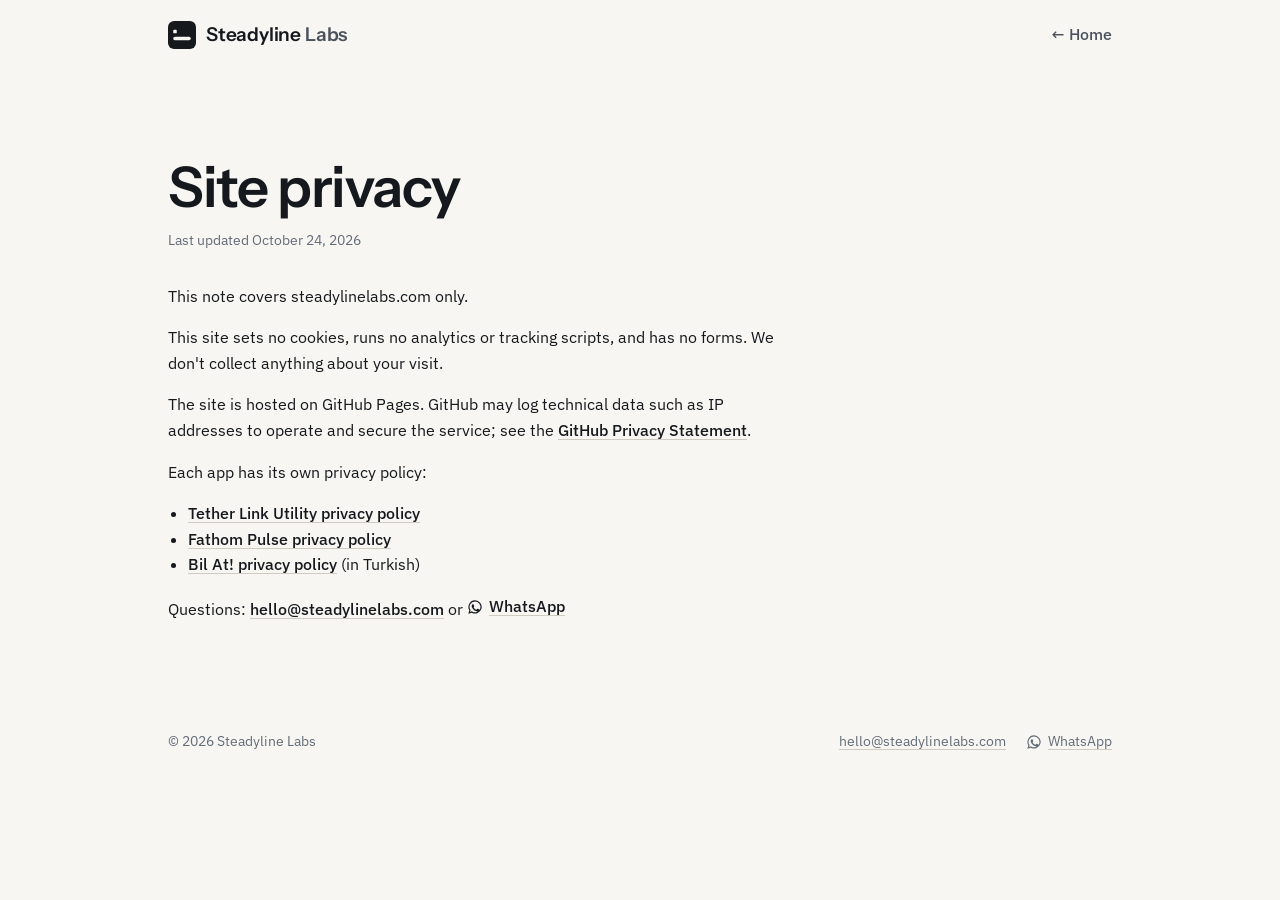
<file: privacy/index.html>
<!DOCTYPE html>
<html lang="en">
<head>
<meta charset="utf-8">
<meta name="viewport" content="width=device-width, initial-scale=1">
<title>Site privacy · Steadyline Labs</title>
<meta name="description" content="Privacy note for steadylinelabs.com: no cookies, no analytics, no forms.">
<link rel="canonical" href="https://steadylinelabs.com/privacy/">
<meta name="color-scheme" content="light dark">
<meta name="theme-color" content="#F7F6F2" media="(prefers-color-scheme: light)">
<meta name="theme-color" content="#100F0E" media="(prefers-color-scheme: dark)">
<link rel="icon" href="/favicon.ico" sizes="48x48">
<link rel="icon" href="/favicon.svg" type="image/svg+xml">
<link rel="apple-touch-icon" href="/apple-touch-icon.png">
<link rel="manifest" href="/site.webmanifest">
<meta property="og:type" content="website">
<meta property="og:url" content="https://steadylinelabs.com/privacy/">
<meta property="og:title" content="Site privacy · Steadyline Labs">
<meta property="og:image" content="https://steadylinelabs.com/assets/og/steadyline-og-1200x630.png?v=2">
<meta property="og:image:width" content="1200"><meta property="og:image:height" content="630">
<meta property="og:image:alt" content="Steadyline Labs: We start ideas small and grow the ones people keep.">
<meta name="twitter:card" content="summary_large_image">
<meta name="twitter:image" content="https://steadylinelabs.com/assets/og/steadyline-og-1200x630.png?v=2">
<meta name="twitter:image:alt" content="Steadyline Labs: We start ideas small and grow the ones people keep.">
<link rel="preconnect" href="https://fonts.googleapis.com">
<link rel="preconnect" href="https://fonts.gstatic.com" crossorigin>
<link rel="stylesheet" href="https://fonts.googleapis.com/css2?family=Instrument+Sans:wght@600&family=IBM+Plex+Sans:wght@400;500&display=swap">
<link rel="stylesheet" href="/assets/css/site.css?v=20261113a">
</head>
<body>

<header class="site-header">
  <div class="wrap">
    <a class="logo" href="/" aria-label="Steadyline Labs home">
      <svg viewBox="0 0 64 64" aria-hidden="true"><rect class="tile" width="64" height="64" rx="14"/><rect class="glyph" x="12" y="20" width="8" height="8" rx="2"/><rect class="glyph" x="12" y="36" width="40" height="8" rx="4"/></svg>
      <span>Steadyline <span class="labs">Labs</span></span>
    </a>
    <nav class="site-nav" aria-label="Main">
      <a href="/">← Home</a>
    </nav>
  </div>
</header>

<main class="page">
  <div class="wrap">
    <h1>Site privacy</h1>
    <p class="meta">Last updated October 24, 2026</p>
    <div class="prose">
      <p>This note covers steadylinelabs.com only.</p>
      <p>This site sets no cookies, runs no analytics or tracking scripts, and has no forms. We don't collect anything about your visit.</p>
      <p>The site is hosted on GitHub Pages. GitHub may log technical data such as IP addresses to operate and secure the service; see the <a href="https://docs.github.com/en/site-policy/privacy-policies/github-general-privacy-statement" rel="noopener">GitHub Privacy Statement</a>.</p>
      <p>Each app has its own privacy policy:</p>
      <ul>
        <li><a href="https://tetherlinkutility.com/privacy.html" rel="noopener">Tether Link Utility privacy policy</a></li>
        <li><a href="https://fathompulse.app/privacy.html" rel="noopener">Fathom Pulse privacy policy</a></li>
        <li><a href="https://bilat.app/gizlilik/" rel="noopener" hreflang="tr">Bil At! privacy policy</a> (in Turkish)</li>
      </ul>
      <p>Questions: <a href="mailto:hello@steadylinelabs.com">hello@steadylinelabs.com</a> or <a href="https://wa.me/905512507661?text=Hi%20Steadyline" target="_blank" rel="noopener"><svg class="wa-icon" width="16" height="16" viewBox="0 0 24 24" fill="currentColor" aria-hidden="true" focusable="false" style="vertical-align:-3px;margin-right:5px;flex-shrink:0"><path d="M12.04 2a9.9 9.9 0 0 0-8.5 14.95L2 22l5.2-1.5A9.9 9.9 0 1 0 12.04 2zm0 1.8a8.1 8.1 0 1 1-4.3 14.96l-.3-.2-3 .87.9-2.9-.2-.3A8.1 8.1 0 0 1 12.04 3.8zm-3.3 4.1c-.2 0-.5.1-.7.4-.3.3-1 1-1 2.4s1 2.8 1.2 3c.1.2 2 3.2 4.9 4.4 2.4 1 2.9.8 3.4.7.5 0 1.7-.7 1.9-1.4.2-.7.2-1.3.2-1.4-.1-.1-.3-.2-.6-.4-.3-.1-1.7-.8-2-.9-.3-.1-.5-.1-.7.1-.2.3-.8.9-.9 1.1-.2.2-.3.2-.6.1-.3-.1-1.2-.4-2.3-1.400-.8-.8-1.400-1.7-1.500-2-.2-.3 0-.4.1-.6l.4-.5c.1-.1.2-.3.3-.5.1-.2 0-.4 0-.5l-.9-2.200c-.2-.5-.5-.5-.7-.5z"/></svg>WhatsApp</a></p>
    </div>
  </div>
</main>

<footer class="site-footer">
  <div class="wrap">
    <span>© 2026 Steadyline Labs</span>
    <nav aria-label="Site">
      <a href="mailto:hello@steadylinelabs.com">hello@steadylinelabs.com</a>
      <a href="https://wa.me/905512507661?text=Hi%20Steadyline" target="_blank" rel="noopener"><svg class="wa-icon" width="16" height="16" viewBox="0 0 24 24" fill="currentColor" aria-hidden="true" focusable="false" style="vertical-align:-3px;margin-right:5px;flex-shrink:0"><path d="M12.04 2a9.9 9.9 0 0 0-8.5 14.95L2 22l5.2-1.5A9.9 9.9 0 1 0 12.04 2zm0 1.8a8.1 8.1 0 1 1-4.3 14.96l-.3-.2-3 .87.9-2.9-.2-.3A8.1 8.1 0 0 1 12.04 3.8zm-3.3 4.1c-.2 0-.5.1-.7.4-.3.3-1 1-1 2.4s1 2.8 1.2 3c.1.2 2 3.2 4.9 4.4 2.4 1 2.9.8 3.4.7.5 0 1.7-.7 1.9-1.4.2-.7.2-1.3.2-1.4-.1-.1-.3-.2-.6-.4-.3-.1-1.7-.8-2-.9-.3-.1-.5-.1-.7.1-.2.3-.8.9-.9 1.1-.2.2-.3.2-.6.1-.3-.1-1.2-.4-2.3-1.400-.8-.8-1.400-1.7-1.500-2-.2-.3 0-.4.1-.6l.4-.5c.1-.1.2-.3.3-.5.1-.2 0-.4 0-.5l-.9-2.200c-.2-.5-.5-.5-.7-.5z"/></svg>WhatsApp</a>
    </nav>
  </div>
</footer>

</body>
</html>
</file>
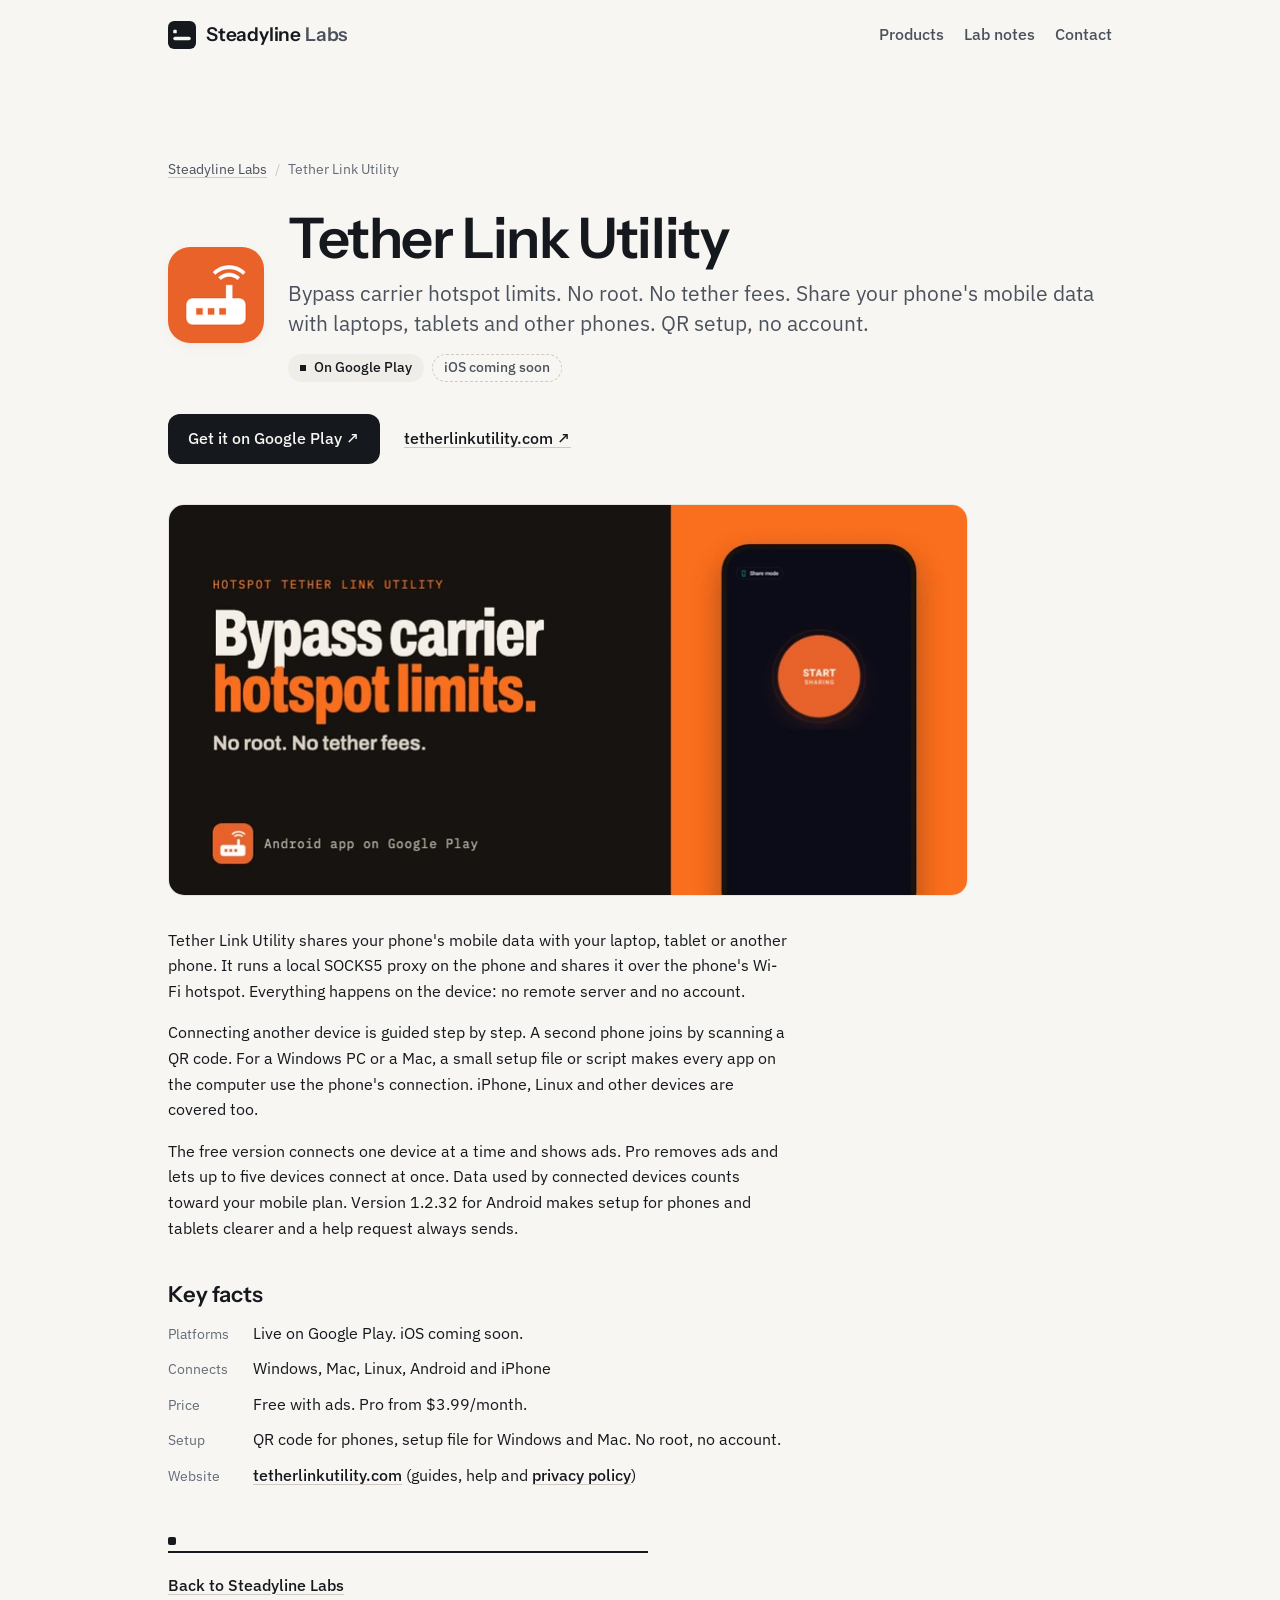
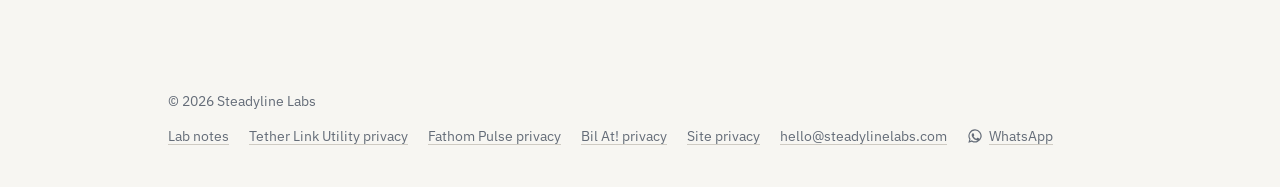
<file: tether-link-utility/index.html>
<!DOCTYPE html>
<html lang="en">
<head>
<meta charset="utf-8">
<meta name="viewport" content="width=device-width, initial-scale=1">
<title>Tether Link Utility: share your phone's mobile data · Steadyline Labs</title>
<meta name="description" content="Bypass carrier hotspot limits. No root. No tether fees. Tether Link Utility shares your phone's mobile data with laptops, tablets and other phones through a local SOCKS5 proxy. Made by Steadyline Labs.">
<link rel="canonical" href="https://steadylinelabs.com/tether-link-utility/">
<meta name="color-scheme" content="light dark">
<meta name="theme-color" content="#F7F6F2" media="(prefers-color-scheme: light)">
<meta name="theme-color" content="#100F0E" media="(prefers-color-scheme: dark)">
<link rel="icon" href="/favicon.ico" sizes="48x48">
<link rel="icon" href="/favicon.svg" type="image/svg+xml">
<link rel="apple-touch-icon" href="/apple-touch-icon.png">
<link rel="manifest" href="/site.webmanifest">
<meta property="og:type" content="website">
<meta property="og:site_name" content="Steadyline Labs">
<meta property="og:locale" content="en_US">
<meta property="og:url" content="https://steadylinelabs.com/tether-link-utility/">
<meta property="og:title" content="Tether Link Utility · Steadyline Labs">
<meta property="og:description" content="Bypass carrier hotspot limits. No root. No tether fees. Share your phone's mobile data with laptops, tablets and other phones. QR setup, no account.">
<meta property="og:image" content="https://steadylinelabs.com/assets/og/steadyline-og-1200x630.png?v=2">
<meta property="og:image:width" content="1200"><meta property="og:image:height" content="630">
<meta property="og:image:alt" content="Steadyline Labs: We start ideas small and grow the ones people keep.">
<meta name="twitter:card" content="summary_large_image">
<meta name="twitter:title" content="Tether Link Utility · Steadyline Labs">
<meta name="twitter:description" content="Bypass carrier hotspot limits. No root. No tether fees. Share your phone's mobile data with laptops, tablets and other phones. QR setup, no account.">
<meta name="twitter:image" content="https://steadylinelabs.com/assets/og/steadyline-og-1200x630.png?v=2">
<meta name="twitter:image:alt" content="Steadyline Labs: We start ideas small and grow the ones people keep.">
<script type="application/ld+json">
{
  "@context": "https://schema.org",
  "@graph": [
    {
      "@type": "WebPage",
      "@id": "https://steadylinelabs.com/tether-link-utility/#webpage",
      "url": "https://steadylinelabs.com/tether-link-utility/",
      "name": "Tether Link Utility: share your phone's mobile data · Steadyline Labs",
      "inLanguage": "en",
      "isPartOf": {"@id": "https://steadylinelabs.com/#website"},
      "about": {"@id": "https://tetherlinkutility.com/#app"},
      "publisher": {"@id": "https://steadylinelabs.com/#organization"},
      "breadcrumb": {"@id": "https://steadylinelabs.com/tether-link-utility/#breadcrumb"}
    },
    {
      "@type": "MobileApplication",
      "@id": "https://tetherlinkutility.com/#app",
      "name": "Tether Link Utility",
      "url": "https://tetherlinkutility.com/",
      "description": "Bypass carrier hotspot limits. No root. No tether fees. Share your phone's mobile data with laptops, tablets and other phones. QR setup, no account.",
      "operatingSystem": "Android",
      "applicationCategory": "UtilitiesApplication",
      "image": "https://steadylinelabs.com/assets/apps/tether-link-utility.png",
      "installUrl": "https://play.google.com/store/apps/details?id=com.alparslan.tetherlinkutility",
      "sameAs": ["https://play.google.com/store/apps/details?id=com.alparslan.tetherlinkutility"],
      "offers": {"@type": "Offer", "price": "0", "priceCurrency": "USD"},
      "author": {"@id": "https://steadylinelabs.com/#organization"},
      "publisher": {"@id": "https://steadylinelabs.com/#organization"}
    },
    {
      "@type": "Organization",
      "@id": "https://steadylinelabs.com/#organization",
      "name": "Steadyline Labs",
      "url": "https://steadylinelabs.com/"
    },
    {
      "@type": "BreadcrumbList",
      "@id": "https://steadylinelabs.com/tether-link-utility/#breadcrumb",
      "itemListElement": [
        {"@type": "ListItem", "position": 1, "name": "Steadyline Labs", "item": "https://steadylinelabs.com/"},
        {"@type": "ListItem", "position": 2, "name": "Tether Link Utility", "item": "https://steadylinelabs.com/tether-link-utility/"}
      ]
    }
  ]
}
</script>
<link rel="preconnect" href="https://fonts.googleapis.com">
<link rel="preconnect" href="https://fonts.gstatic.com" crossorigin>
<link rel="stylesheet" href="https://fonts.googleapis.com/css2?family=Instrument+Sans:wght@600&family=IBM+Plex+Sans:wght@400;500&display=swap">
<link rel="stylesheet" href="/assets/css/site.css?v=20261113a">
</head>
<body>

<header class="site-header">
  <div class="wrap">
    <a class="logo" href="/" aria-label="Steadyline Labs home">
      <svg viewBox="0 0 64 64" aria-hidden="true"><rect class="tile" width="64" height="64" rx="14"/><rect class="glyph" x="12" y="20" width="8" height="8" rx="2"/><rect class="glyph" x="12" y="36" width="40" height="8" rx="4"/></svg>
      <span>Steadyline <span class="labs">Labs</span></span>
    </a>
    <nav class="site-nav" aria-label="Main">
      <a href="/#products">Products</a>
      <a href="/notes/">Lab notes</a>
      <a href="/#contact">Contact</a>
    </nav>
  </div>
</header>

<main class="page">
  <div class="wrap">
    <ol class="crumbs" aria-label="Breadcrumb">
      <li><a href="/">Steadyline Labs</a></li>
      <li aria-current="page">Tether Link Utility</li>
    </ol>

    <div class="app-intro">
      <img src="/assets/apps/tether-link-utility.png" alt="Tether Link Utility app icon" width="96" height="96">
      <div>
        <h1>Tether Link Utility</h1>
        <p class="lede">Bypass carrier hotspot limits. No root. No tether fees. Share your phone's mobile data with laptops, tablets and other phones. QR setup, no account.</p>
        <ul class="badges">
          <li class="badge available">On Google Play</li>
          <li class="badge soon">iOS coming soon</li>
        </ul>
      </div>
    </div>

    <div class="cta-row">
      <a class="btn-primary" href="https://play.google.com/store/apps/details?id=com.alparslan.tetherlinkutility" rel="noopener">Get it on Google Play ↗</a>
      <a href="https://tetherlinkutility.com/" rel="noopener">tetherlinkutility.com ↗</a>
    </div>

    <figure class="app-shot" style="--hero-bg: linear-gradient(90deg, #EB6931, #E15C27)">
      <img src="/assets/heroes/tether-link-utility.webp" alt="Bypass carrier hotspot limits. No root. No tether fees. Tether Link Utility." width="800" height="391" decoding="async">
    </figure>

    <div class="prose">
      <p>Tether Link Utility shares your phone's mobile data with your laptop, tablet or another phone. It runs a local SOCKS5 proxy on the phone and shares it over the phone's Wi-Fi hotspot. Everything happens on the device: no remote server and no account.</p>
      <p>Connecting another device is guided step by step. A second phone joins by scanning a QR code. For a Windows PC or a Mac, a small setup file or script makes every app on the computer use the phone's connection. iPhone, Linux and other devices are covered too.</p>
      <p>The free version connects one device at a time and shows ads. Pro removes ads and lets up to five devices connect at once. Data used by connected devices counts toward your mobile plan. Version 1.2.32 for Android makes setup for phones and tablets clearer and a help request always sends.</p>

      <h2>Key facts</h2>
      <dl class="facts">
        <dt>Platforms</dt><dd>Live on Google Play. iOS coming soon.</dd>
        <dt>Connects</dt><dd>Windows, Mac, Linux, Android and iPhone</dd>
        <dt>Price</dt><dd>Free with ads. Pro from $3.99/month.</dd>
        <dt>Setup</dt><dd>QR code for phones, setup file for Windows and Mac. No root, no account.</dd>
        <dt>Website</dt><dd><a href="https://tetherlinkutility.com/" rel="noopener">tetherlinkutility.com</a> (guides, help and <a href="https://tetherlinkutility.com/privacy.html" rel="noopener">privacy policy</a>)</dd>
      </dl>
    </div>

    <div class="back-block">
      <div class="line-motif" aria-hidden="true"><div class="point"></div><div class="line"></div></div>
      <a href="/">Back to Steadyline Labs</a>
    </div>
  </div>
</main>

<footer class="site-footer">
  <div class="wrap">
    <span>© 2026 Steadyline Labs</span>
    <nav aria-label="Site">
      <a href="/notes/">Lab notes</a>
      <a href="https://tetherlinkutility.com/privacy.html" rel="noopener">Tether Link Utility privacy</a>
      <a href="https://fathompulse.app/privacy.html" rel="noopener">Fathom Pulse privacy</a>
      <a href="https://bilat.app/gizlilik/" rel="noopener">Bil At! privacy</a>
      <a href="/privacy/">Site privacy</a>
      <a href="mailto:hello@steadylinelabs.com">hello@steadylinelabs.com</a>
      <a href="https://wa.me/905512507661?text=Hi%20Steadyline" target="_blank" rel="noopener"><svg class="wa-icon" width="16" height="16" viewBox="0 0 24 24" fill="currentColor" aria-hidden="true" focusable="false" style="vertical-align:-3px;margin-right:5px;flex-shrink:0"><path d="M12.04 2a9.9 9.9 0 0 0-8.5 14.95L2 22l5.2-1.5A9.9 9.9 0 1 0 12.04 2zm0 1.8a8.1 8.1 0 1 1-4.3 14.96l-.3-.2-3 .87.9-2.9-.2-.3A8.1 8.1 0 0 1 12.04 3.8zm-3.3 4.1c-.2 0-.5.1-.7.4-.3.3-1 1-1 2.4s1 2.8 1.2 3c.1.2 2 3.2 4.9 4.4 2.4 1 2.9.8 3.4.7.5 0 1.7-.7 1.9-1.4.2-.7.2-1.3.2-1.4-.1-.1-.3-.2-.6-.4-.3-.1-1.7-.8-2-.9-.3-.1-.5-.1-.7.1-.2.3-.8.9-.9 1.1-.2.2-.3.2-.6.1-.3-.1-1.2-.4-2.3-1.400-.8-.8-1.400-1.7-1.500-2-.2-.3 0-.4.1-.6l.4-.5c.1-.1.2-.3.3-.5.1-.2 0-.4 0-.5l-.9-2.200c-.2-.5-.5-.5-.7-.5z"/></svg>WhatsApp</a>
    </nav>
  </div>
</footer>

</body>
</html>
</file>
<file: assets/css/site.css>
/* Steadyline Labs: tokens and layout per BRAND.md */
:root {
  color-scheme: light dark;
  --bg: #F7F6F2;
  --surface: #FFFFFF;
  --ink: #15181D;
  --ink2: #4B525D;
  --muted: #646C78;
  --line: #E7E4DE;
  --line2: #CFCBC3;
  --chip: #EFEDE8;
  --shadow: 0 1px 2px rgba(28, 24, 18, .04), 0 4px 14px rgba(28, 24, 18, .035);
  --line-live: #D9D5CD;
  --shadow-live: 0 1px 2px rgba(28, 24, 18, .05), 0 10px 30px rgba(28, 24, 18, .07);
  --pad-x: clamp(16px, 5vw, 48px);
  --head: "Instrument Sans", system-ui, sans-serif;
  --body: "IBM Plex Sans", system-ui, sans-serif;
}

@media (prefers-color-scheme: dark) {
  :root {
    --bg: #100F0E;
    --surface: #181715;
    --ink: #ECEEF1;
    --ink2: #A6ADB8;
    --muted: #8A929E;
    --line: #2A2825;
    --line2: #4A4742;
    --chip: #23211E;
    --shadow: 0 1px 2px rgba(0, 0, 0, .30);
    --line-live: #3A3733;
    --shadow-live: 0 1px 2px rgba(0, 0, 0, .30), 0 10px 30px rgba(0, 0, 0, .30);
  }
}

*, *::before, *::after { box-sizing: border-box; }

html { -webkit-text-size-adjust: 100%; }

body {
  margin: 0;
  background: var(--bg);
  color: var(--ink);
  font-family: var(--body);
  font-weight: 400;
  font-size: 16px;
  line-height: 1.6;
  -webkit-font-smoothing: antialiased;
}

img, svg { display: block; }

a {
  color: var(--ink);
  font-weight: 500;
  text-decoration: underline;
  text-decoration-color: var(--line2);
  text-underline-offset: 3px;
}
a:hover { text-decoration-color: var(--ink); }
a:focus-visible { outline: 2px solid var(--ink); outline-offset: 3px; border-radius: 2px; }

.wrap {
  max-width: 1040px;
  margin: 0 auto;
  padding-left: var(--pad-x);
  padding-right: var(--pad-x);
}

/* Header */
.site-header .wrap {
  display: flex;
  align-items: center;
  justify-content: space-between;
  flex-wrap: wrap;
  gap: 12px 24px;
  padding-top: 20px;
  padding-bottom: 20px;
}
.logo {
  display: inline-flex;
  align-items: center;
  gap: 10px;
  text-decoration: none;
  font-family: var(--head);
  font-weight: 600;
  font-size: 19px;
  letter-spacing: -0.01em;
  color: var(--ink);
}
.logo .labs { color: var(--ink2); }
.logo svg { width: 28px; height: 28px; flex: none; }
.logo .tile { fill: var(--ink); }
.logo .glyph { fill: var(--bg); }
.site-nav { display: flex; flex-wrap: wrap; gap: 4px 20px; }
.site-nav a { text-decoration: none; color: var(--ink2); }
.site-nav a:hover { color: var(--ink); }

/* Type */
h1, h2, h3 { font-family: var(--head); font-weight: 600; margin: 0; }
h1 { font-size: clamp(44px, 9vw, 88px); line-height: 1.02; letter-spacing: -0.025em; }
.tagline {
  margin: 20px 0 0;
  font-size: clamp(19px, 2.4vw, 24px);
  line-height: 1.4;
  color: var(--ink2);
  max-width: 34ch;
  text-wrap: balance;
}
@media (min-width: 768px) { .tagline { max-width: none; white-space: nowrap; } }
.section-label {
  font-family: var(--body);
  font-weight: 500;
  font-size: 15px;
  line-height: 1.4;
  text-transform: uppercase;
  letter-spacing: .06em;
  color: var(--muted);
}
h3 { font-size: 22px; line-height: 1.2; letter-spacing: -0.01em; }

/* Hero */
.hero { padding-top: clamp(48px, 9vw, 112px); padding-bottom: clamp(40px, 6vw, 64px); }

/* Line motif: the line is the road, the point is the traveller on it. Static by design. */
.line-motif { margin-top: 40px; }
.line-motif .point { width: 8px; height: 8px; border-radius: 2px; background: var(--ink); margin-bottom: 6px; }
.line-motif .line { height: 2px; background: var(--ink); }
/* Hero: the road spans the content column and fades out over its last 40%, carrying on into the distance. */
.hero .line-motif { margin-top: clamp(28px, 4vw, 44px); }
.hero .line-motif .line { background: linear-gradient(90deg, var(--ink) 0%, var(--ink) 62%, transparent 100%); }
.hero .line-motif .point { width: 9px; height: 9px; margin-bottom: 2px; }

/* Sections: separated by space only, so the road is the one full line on the page */
.section > .wrap { padding-top: clamp(40px, 6vw, 64px); padding-bottom: clamp(40px, 6vw, 64px); }
#products .section-label { margin-bottom: 24px; }

/* App cards */
.app-grid {
  display: grid;
  grid-template-columns: repeat(auto-fit, minmax(min(100%, 360px), 1fr));
  gap: 16px;
  container-type: inline-size;
}
.app-grid > .app-card--wide, .app-grid > .lab-row { grid-column: 1 / -1; }
.app-card {
  display: flex;
  flex-direction: column;
  gap: 20px;
  background: var(--surface);
  border: 1px solid var(--line);
  border-radius: 16px;
  padding: clamp(20px, 3vw, 28px);
  box-shadow: var(--shadow);
}
/* Tether Link Utility, the one product that is out: full width, links bottom right */
.app-card--wide {
  flex-direction: row;
  flex-wrap: wrap;
  align-items: flex-end;
  justify-content: space-between;
  gap: 20px 40px;
}
.app-card--wide .app-head { flex: 1 1 380px; min-width: 0; }
.app-card--wide .app-head p { max-width: 480px; }
.app-card--wide .badges { margin-top: 18px; }
.app-card--wide .app-links { margin: 0; padding: 0; border-top: 0; }
/* The released product stands out without motion: deeper soft shadow, slightly darker border */
.app-card--wide { border-color: var(--line-live); box-shadow: var(--shadow-live); }
/* Coming from the lab: one compact row for apps still in development */
.lab-row {
  flex-direction: row;
  flex-wrap: wrap;
  align-items: center;
  gap: 16px 24px;
  padding: clamp(16px, 2.4vw, 22px) clamp(20px, 3vw, 28px);
}
.lab-icons { display: flex; gap: 8px; flex: none; }
.lab-icons img, .lab-icons video { width: 44px; height: 44px; border-radius: 10px; object-fit: cover; display: block; }
.lab-icons video { background: var(--chip); }
.lab-icons video::-webkit-media-controls,
.lab-icons video::-webkit-media-controls-start-playback-button { display: none !important; -webkit-appearance: none; }
.lab-text { flex: 1 1 220px; min-width: 0; }
.lab-text h3 { font-size: 19px; line-height: 1.25; }
.lab-text p { margin: 3px 0 0; font-size: 15px; color: var(--muted); }
.app-head { display: flex; gap: 16px; align-items: flex-start; }
.app-head img, .app-head video { width: 64px; height: 64px; border-radius: 14px; flex: none; }
.app-head video { display: block; object-fit: cover; background: var(--chip); }
/* iOS (Low Power Mode, data saver) can block autoplay and draws a large play button over the icon; keep the poster clean. */
.app-head video::-webkit-media-controls,
.app-head video::-webkit-media-controls-start-playback-button { display: none !important; -webkit-appearance: none; }
.app-tile { width: 64px; height: 64px; border-radius: 14px; flex: none; border: 1px solid var(--line); background: repeating-linear-gradient(135deg, var(--chip) 0 6px, var(--line) 6px 12px); }
.app-head p { margin: 6px 0 0; color: var(--ink2); }
.badges { display: flex; flex-wrap: wrap; gap: 8px; margin: 0; padding: 0; list-style: none; }
.badge {
  display: inline-flex;
  align-items: center;
  gap: 8px;
  font-size: 14px;
  font-weight: 500;
  line-height: 1.4;
  padding: 4px 12px;
  border-radius: 999px;
}
.badge.available { background: var(--chip); color: var(--ink); }
.badge.available::before { content: ""; width: 6px; height: 6px; background: var(--ink); }
.badge.soon { border: 1px dashed var(--line2); color: var(--ink2); padding: 3px 11px; }
.badge.new { background: #1A1A1A; color: #FFFFFF; }
@media (prefers-color-scheme: dark) {
  .badge.new { background: #F2F2F2; color: #111111; }
  .app-card, .launch-island { border-color: rgba(255, 255, 255, .08); }
}
@media (max-width: 600px) { .app-card { padding: 16px; } }
.app-links {
  display: flex;
  flex-wrap: wrap;
  gap: 8px 20px;
  margin-top: auto;
  padding-top: 20px;
  border-top: 1px solid var(--line);
}
.app-note { color: var(--muted); }

/* About / Contact rows */
.row { display: flex; flex-wrap: wrap; gap: 16px 32px; }
.row > .section-label { flex: 1 1 180px; margin: 0; }
.row > .row-body { flex: 3 1 420px; max-width: 62ch; }
.about-text { margin: 0; font-size: clamp(18px, 2.1vw, 21px); line-height: 1.55; }
.contact-label { color: var(--muted); font-size: 14px; }
.contact-primary { display: flex; flex-direction: column; gap: 4px; padding-bottom: 24px; border-bottom: 1px solid var(--line); }
.contact-primary .contact-label { font-size: 13px; font-weight: 500; text-transform: uppercase; letter-spacing: 0.06em; }
.contact-main { font-family: var(--head); font-weight: 600; font-size: clamp(20px, 2.4vw, 24px); text-decoration: none; overflow-wrap: anywhere; }
.contact-main:hover { text-decoration: underline; }
#contact .section-label { margin: 0 0 20px; }
.contact-list { list-style: none; margin: 0; padding: 0; display: grid; gap: 18px; }
.contact-list li { display: flex; align-items: center; gap: 14px; }
.contact-icon { width: 28px; height: 28px; border-radius: 7px; flex: none; object-fit: cover; }
.contact-mark { display: grid; place-items: center; background: var(--chip); color: var(--ink); }
.contact-mark svg { width: 15px; height: 15px; fill: currentColor; }
.contact-text { display: flex; flex-wrap: wrap; align-items: baseline; gap: 2px 12px; min-width: 0; }
.contact-text .contact-label { min-width: 80px; }
.contact-text a { overflow-wrap: anywhere; }
@media (max-width: 600px) {
  .contact-text { flex-direction: column; align-items: flex-start; }
  .contact-text .contact-label { min-width: 0; }
  .contact-text a { font-size: min(16px, 4vw); }
}

/* Footer */
.site-footer { color: var(--muted); font-size: 14px; }
.site-footer .wrap {
  display: flex;
  flex-wrap: wrap;
  justify-content: space-between;
  gap: 12px 24px;
  padding-top: 28px;
  padding-bottom: 40px;
}
.site-footer nav { display: flex; flex-wrap: wrap; gap: 8px 20px; }
.site-footer a { color: var(--muted); font-weight: 400; }
.site-footer a:hover { color: var(--ink); }

/* Prose pages (privacy) */
.page { padding-top: clamp(40px, 7vw, 88px); padding-bottom: clamp(40px, 6vw, 64px); }
.page h1 { font-size: clamp(36px, 6vw, 56px); line-height: 1.05; }
.page .meta { margin: 12px 0 0; color: var(--muted); font-size: 14px; }
.prose { max-width: 62ch; margin-top: 32px; }
.prose p, .prose ul { margin: 0 0 16px; }
.prose ul { padding-left: 20px; }

/* 404 */
.notfound .label { margin: 0 0 12px; }
.notfound p { margin: 16px 0 0; color: var(--ink2); }
.notfound .line-motif { max-width: 480px; }
.notfound .back { display: inline-block; margin-top: 32px; }

/* Launch island: a calm pill above the hero title, one config per launch in index.html */
.launch-island {
  display: inline-flex;
  align-items: center;
  gap: 8px;
  max-width: 100%;
  height: 40px;
  padding: 0 6px 0 8px;
  margin-bottom: clamp(24px, 3vw, 32px);
  background: var(--surface);
  border: 1px solid var(--line);
  border-radius: 999px;
  box-shadow: var(--shadow);
  font-size: 15px;
  line-height: 1.2;
  white-space: nowrap;
}
.launch-island[hidden] { display: none; }
.launch-icon { width: 24px; height: 24px; border-radius: 6px; flex: none; }
.launch-text { font-weight: 500; overflow: hidden; text-overflow: ellipsis; min-width: 0; }
.launch-link { flex: none; }
.launch-list { display: contents; list-style: none; margin: 0; padding: 0; }
.launch-item { display: contents; }
.launch-copy { display: contents; }
.launch-note { display: none; }
.launch-more { display: none; }
/* Two or more pieces of news: a small stacked card, links inline under each item, one close button top-right (Design, 28 Oct) */
.launch-links { display: contents; }
.launch-island.is-multi {
  display: block;
  position: relative;
  max-width: 640px;
  height: auto;
  padding: 16px 52px 16px 20px;
  border-radius: 14px;
  white-space: normal;
}
.launch-island.is-multi .launch-list { display: block; min-width: 0; }
.launch-island.is-multi .launch-item { display: grid; grid-template-columns: 24px minmax(0, 1fr); gap: 12px; }
.launch-island.is-multi .launch-item + .launch-item { border-top: 1px solid var(--line); padding-top: 14px; margin-top: 14px; }
.launch-island.is-multi .launch-copy { display: flex; flex-direction: column; gap: 2px; min-width: 0; }
.launch-island.is-multi .launch-text { overflow: visible; font-weight: 600; }
.launch-island.is-multi .launch-note { display: block; color: var(--muted); font-size: 14px; line-height: 1.45; text-wrap: pretty; }
.launch-island.is-multi .launch-links { display: flex; flex-wrap: wrap; gap: 4px 16px; margin-top: 6px; font-size: 14px; line-height: 1.4; }
.launch-island.is-multi .launch-link { font-weight: 600; white-space: nowrap; }
.launch-island.is-multi .launch-more { display: inline; font-weight: 400; white-space: nowrap; }
.launch-island.is-multi .launch-sep { display: none; }
.launch-island.is-multi .launch-close { position: absolute; top: 10px; right: 10px; width: 32px; height: 32px; }
@media (max-width: 600px) {
  .launch-island.is-multi { padding: 16px 48px 16px 16px; }
  .launch-island.is-multi .launch-note { font-size: 13px; }
  /* the close button sits only at the top, so the link row may use the space under it and stays on one line */
  .launch-island.is-multi .launch-links { margin-right: -36px; }
}
.launch-sep { width: 1px; height: 18px; background: var(--line); flex: none; }
.launch-close {
  display: grid;
  place-items: center;
  width: 28px;
  height: 28px;
  flex: none;
  padding: 0;
  border: 0;
  border-radius: 999px;
  background: transparent;
  color: var(--muted);
  cursor: pointer;
}
.launch-close:hover { background: var(--chip); color: var(--ink); }
.launch-close:focus-visible { outline: 2px solid var(--ink); outline-offset: 1px; }
.launch-close svg { width: 12px; height: 12px; fill: none; stroke: currentColor; stroke-width: 1.8; stroke-linecap: round; }
@media (max-width: 600px) { .launch-island { font-size: 14px; } }
@media (max-width: 380px) { .launch-island { font-size: 13px; gap: 6px; } }
/* Launch fireworks: one canvas behind the hero text, never over the nav */
.hero { position: relative; overflow: hidden; }
.hero > .wrap { position: relative; z-index: 1; }
.fireworks-canvas { position: absolute; inset: 0; width: 100%; height: 100%; pointer-events: none; z-index: 0; }

/* Card hero preview: always inside its own card. Mouse: the image opens at the top of the card on hover/focus. Touch: it sits there permanently. */
.app-card { --card-pad: clamp(20px, 3vw, 28px); }
.app-hero-wrap {
  display: grid;
  flex: none;
  width: calc(100% + 2 * var(--card-pad));
  margin: calc(-1 * var(--card-pad)) calc(-1 * var(--card-pad)) 0;
  overflow: hidden;
  border-radius: 15px 15px 0 0;
}
.app-hero-wrap > div { min-height: 0; overflow: hidden; background: var(--hero-bg, transparent); }
.app-card--wide .app-hero-wrap { flex-basis: calc(100% + 2 * var(--card-pad)); }
.app-hero { display: block; width: 100%; height: auto; aspect-ratio: 1024 / 500; object-fit: cover; }
@media (hover: hover) and (pointer: fine) {
  .app-hero-wrap {
    grid-template-rows: 0fr;
    margin-top: 0;
    margin-bottom: -20px;
    transition: grid-template-rows 0s, margin 0s;
  }
  .app-hero { opacity: 0; transition: opacity 0s; }
  .has-hero:hover .app-hero-wrap,
  .has-hero:focus-within .app-hero-wrap {
    grid-template-rows: 1fr;
    margin-top: calc(-1 * var(--card-pad));
    margin-bottom: 0;
    transition: grid-template-rows 220ms ease-out 250ms, margin 220ms ease-out 250ms;
  }
  /* Wide card is a wrapping flex row: an empty line still gets the 20px row gap, so the top padding gives it back */
  .app-card--wide.has-hero { padding-top: calc(var(--card-pad) - 20px); }
  .app-card--wide .app-hero-wrap { margin-bottom: 0; }
  .app-card--wide.has-hero:hover .app-hero-wrap,
  .app-card--wide.has-hero:focus-within .app-hero-wrap { margin-top: calc(20px - var(--card-pad)); }
  /* The wide card opens a calm 280px band so the page below does not jump far */
  .app-card--wide .app-hero { max-height: 280px; object-fit: contain; }
  .has-hero:hover .app-hero,
  .has-hero:focus-within .app-hero { opacity: 1; transition: opacity 180ms ease-out 330ms; }
}
@media (prefers-reduced-motion: reduce) {
  .app-hero-wrap, .app-hero,
  .has-hero:hover .app-hero-wrap, .has-hero:hover .app-hero,
  .has-hero:focus-within .app-hero-wrap, .has-hero:focus-within .app-hero { transition: none; }
}

/* App pages (/tether-link-utility/, /bil-at/): one product per page, same tokens and cards as the home page */
.app-card h3 a { text-decoration: none; }
.app-card h3 a:hover { text-decoration: underline; text-decoration-color: var(--line2); }
.crumbs { margin: 0 0 28px; padding: 0; list-style: none; display: flex; flex-wrap: wrap; gap: 4px 8px; font-size: 14px; color: var(--muted); }
.crumbs li + li::before { content: "/"; margin-right: 8px; color: var(--line2); }
.crumbs a { color: var(--ink2); font-weight: 400; }
.app-intro { display: flex; flex-wrap: wrap; gap: 20px 24px; align-items: center; }
.app-intro img { width: 96px; height: 96px; border-radius: 22px; flex: none; box-shadow: var(--shadow); }
.app-intro > div { flex: 1 1 260px; min-width: 0; }
.app-intro .lede { margin: 10px 0 0; font-size: clamp(18px, 2.1vw, 21px); line-height: 1.45; color: var(--ink2); }
.app-intro .badges { margin-top: 16px; }
.cta-row { display: flex; flex-wrap: wrap; align-items: center; gap: 12px 24px; margin-top: 32px; }
.btn-primary { display: inline-flex; align-items: center; gap: 8px; padding: 12px 20px; border-radius: 12px; background: var(--ink); color: var(--bg); text-decoration: none; font-weight: 500; }
.btn-primary:hover { opacity: .88; }
.app-shot { margin: 40px 0 0; border-radius: 16px; overflow: hidden; border: 1px solid var(--line); background: var(--hero-bg, var(--chip)); max-width: 800px; }
.app-shot img { width: 100%; height: auto; aspect-ratio: 800 / 391; object-fit: cover; }
.facts { margin: 8px 0 0; padding: 0; display: grid; grid-template-columns: max-content 1fr; gap: 10px 24px; max-width: 62ch; }
.facts dt { color: var(--muted); font-size: 14px; padding-top: 2px; }
.facts dd { margin: 0; }
@media (max-width: 480px) { .facts { grid-template-columns: 1fr; gap: 2px; } .facts dd { margin-bottom: 10px; } }
.prose h2 { font-size: 22px; line-height: 1.25; margin: 40px 0 12px; }
.page .back-block { margin-top: 48px; max-width: 480px; }
.page .back-block .line-motif { margin: 0 0 20px; }

/* Lab notes (/notes/): vertical timeline, newest first.
   One rail (the brand line, stood upright) with a big "now" circle on top,
   a small typed circle per note, and the brand square closing the line. */
.icon-sprite { position: absolute; width: 0; height: 0; overflow: hidden; }
.timeline {
  --date-w: 9.5em; --col-gap: 20px; --rail: 48px; --node: 32px;
  --rail-x: calc(var(--date-w) + var(--col-gap) + var(--rail) / 2);
  position: relative; margin: 40px 0 0; padding-bottom: 8px; max-width: 72ch;
}
.timeline::before { content: ""; position: absolute; left: calc(var(--rail-x) - 1px); top: 24px; bottom: 8px; width: 2px; background: var(--line2); }
.timeline::after { content: ""; position: absolute; left: calc(var(--rail-x) - 4px); bottom: 0; width: 8px; height: 8px; border-radius: 2px; background: var(--ink); }
.timeline-now, .note {
  position: relative; display: grid; column-gap: var(--col-gap);
  grid-template-columns: var(--date-w) var(--rail) minmax(0, 1fr);
  grid-template-areas: "meta node body";
}
.timeline-now { padding-bottom: 36px; }
.notes { list-style: none; margin: 0; padding: 0; }
.note { padding-bottom: 30px; scroll-margin-top: 24px; }
.note-node, .now-node { grid-area: node; justify-self: center; position: relative; z-index: 1; display: grid; place-items: center; border-radius: 50%; color: var(--ink); background: var(--surface); }
.note-node { width: var(--node); height: var(--node); border: 1.5px solid var(--line2); }
.now-node { width: 48px; height: 48px; border: 2px solid var(--ink); box-shadow: var(--shadow); }
.note-node svg, .now-node svg { width: 16px; height: 16px; fill: none; stroke: currentColor; stroke-width: 2; stroke-linecap: round; stroke-linejoin: round; }
.now-node svg { width: 24px; height: 24px; }
.note-node .solid, .now-node .solid, #i-brand rect, #i-teaser path { fill: currentColor; stroke: none; }
.note--launch .note-node { background: var(--ink); border-color: var(--ink); color: var(--bg); }
.note--brand .note-node, .note--teaser .note-node { background: var(--chip); }
.note-meta { grid-area: meta; margin: 0; padding-top: 5px; display: flex; flex-direction: column; align-items: flex-end; text-align: right; color: var(--muted); font-size: 14px; line-height: 1.6; }
.timeline-now .note-meta { padding-top: 12px; font-family: var(--head); font-weight: 600; color: var(--ink2); }
.note-type { font-size: 12px; letter-spacing: .06em; text-transform: uppercase; line-height: 1.5; }
.note-body { grid-area: body; min-width: 0; padding-top: 3px; }
.note h2 { font-size: 19px; line-height: 1.3; letter-spacing: -0.01em; }
.note h2 a { text-decoration: none; }
.note h2 a:hover { text-decoration: underline; text-decoration-color: var(--line2); }
.note p:not(.note-meta) { margin: 6px 0 0; color: var(--ink2); }
.now-title { margin: 0; padding-top: 9px; font-family: var(--head); font-weight: 600; font-size: 19px; line-height: 1.3; }
.now-sub { margin: 2px 0 0; color: var(--muted); font-size: 14px; }
.note:target .note-body { background: var(--chip); border-radius: 8px; margin: -6px -10px 0; padding: 9px 10px 8px; }
@media (max-width: 600px) {
  .timeline { --date-w: 0px; --col-gap: 12px; --rail: 40px; --rail-x: calc(var(--rail) / 2); }
  .timeline-now, .note { grid-template-columns: var(--rail) minmax(0, 1fr); grid-template-areas: "node meta" "node body"; }
  .note-meta { flex-direction: row; flex-wrap: wrap; gap: 0 10px; align-items: baseline; text-align: left; }
  .timeline-now .note-meta { padding-top: 0; }
  .timeline-now .note-body { padding-top: 0; }
  .now-node { width: 40px; height: 40px; }
  .now-node svg { width: 20px; height: 20px; }
  .now-title { padding-top: 0; }
  .note-body { padding-top: 0; }
  .timeline-now { padding-bottom: 28px; }
}
.about-more { margin: 16px 0 0; }

/* WhatsApp links: icon left, text right, one line */
a:has(> .wa-icon) { display: inline-flex; align-items: center; gap: 6px; white-space: nowrap; }
.wa-icon { width: 16px; height: 16px; flex-shrink: 0; margin: 0 !important; vertical-align: baseline !important; }
.site-footer nav a { white-space: nowrap; }
.app-shot.is-strip { margin: 16px 0 24px; }
.app-shot.is-strip img { aspect-ratio: auto; object-fit: contain; }

/* Bil At! 1.4.7 release hero (top of home, replaces the launch island for this release) */
.rel147 { display: grid; grid-template-columns: minmax(0, 1fr) minmax(0, 1.05fr); gap: clamp(20px, 4vw, 48px); align-items: center; margin-bottom: clamp(32px, 5vw, 56px); padding: clamp(20px, 3.5vw, 40px); border-radius: 24px; border: 1px solid var(--line-live); box-shadow: var(--shadow-live); background: linear-gradient(135deg, #1E2A55 0%, #2B3F86 55%, #E8622A 140%); color: #fff; overflow: hidden; }
.rel147-tag { display: inline-flex; align-items: center; gap: 8px; padding: 5px 14px 5px 6px; border-radius: 999px; background: rgba(255,255,255,.14); font-size: 14px; font-weight: 600; }
.rel147-tag img { border-radius: 8px; }
.rel147-title { margin: 16px 0 0; font-family: var(--head); font-size: clamp(30px, 4.6vw, 52px); line-height: 1.04; letter-spacing: -.02em; font-weight: 700; text-wrap: balance; }
.rel147-text { margin: 14px 0 0; font-size: clamp(16px, 1.6vw, 18px); line-height: 1.5; color: rgba(255,255,255,.88); max-width: 46ch; }
.rel147-cta { display: flex; flex-wrap: wrap; align-items: center; gap: 12px 16px; margin-top: 22px; }
.rel147 .btn-primary { background: #fff; color: #1E2A55; font-weight: 600; }
.rel147-soon { padding: 11px 16px; border: 1px dashed rgba(255,255,255,.5); border-radius: 12px; font-size: 15px; color: rgba(255,255,255,.85); }
.rel147-more { display: inline-block; margin-top: 16px; color: #fff; font-size: 15px; text-decoration: underline; text-underline-offset: 3px; }
.rel147-shots { position: relative; aspect-ratio: 1.15 / 1; min-width: 0; }
.rel147-shots img { position: absolute; display: block; border-radius: 14px; box-shadow: 0 18px 40px rgba(0,0,0,.35); height: auto; }
.rel147-hit { left: 0; top: 4%; width: 82%; transform: rotate(-2deg); }
.rel147-alp { right: 20%; bottom: 0; width: 30%; transform: rotate(3deg); }
.rel147-banu { right: 0; bottom: 6%; width: 30%; transform: rotate(-3deg); }
@media (max-width: 800px) { .rel147 { grid-template-columns: 1fr; } .rel147-shots { aspect-ratio: 1.2 / 1; } }

/* Lab notes: rich release note (figure + feature list) */
.note-shot { margin: 12px 0 0; }
.note-shot img { display: block; width: 100%; height: auto; border-radius: 12px; border: 1px solid var(--line); }
.note-list { margin: 12px 0 0; padding-left: 20px; color: var(--ink2); }
.note-list li { margin: 6px 0; }
.note-list strong { color: var(--ink); font-weight: 500; }

.clips { display: grid; grid-template-columns: repeat(3, minmax(0, 1fr)); gap: 16px; margin: 16px 0 24px; max-width: 800px; }
.clip { margin: 0; border-radius: 16px; overflow: hidden; border: 1px solid var(--line); background: var(--chip); }
.clip video { display: block; width: 100%; height: auto; aspect-ratio: 9 / 16; object-fit: cover; }
@media (max-width: 560px) { .clips { grid-template-columns: repeat(2, minmax(0, 1fr)); } .clip:nth-child(3) { grid-column: 1 / -1; max-width: 50%; justify-self: center; } }
</file>
